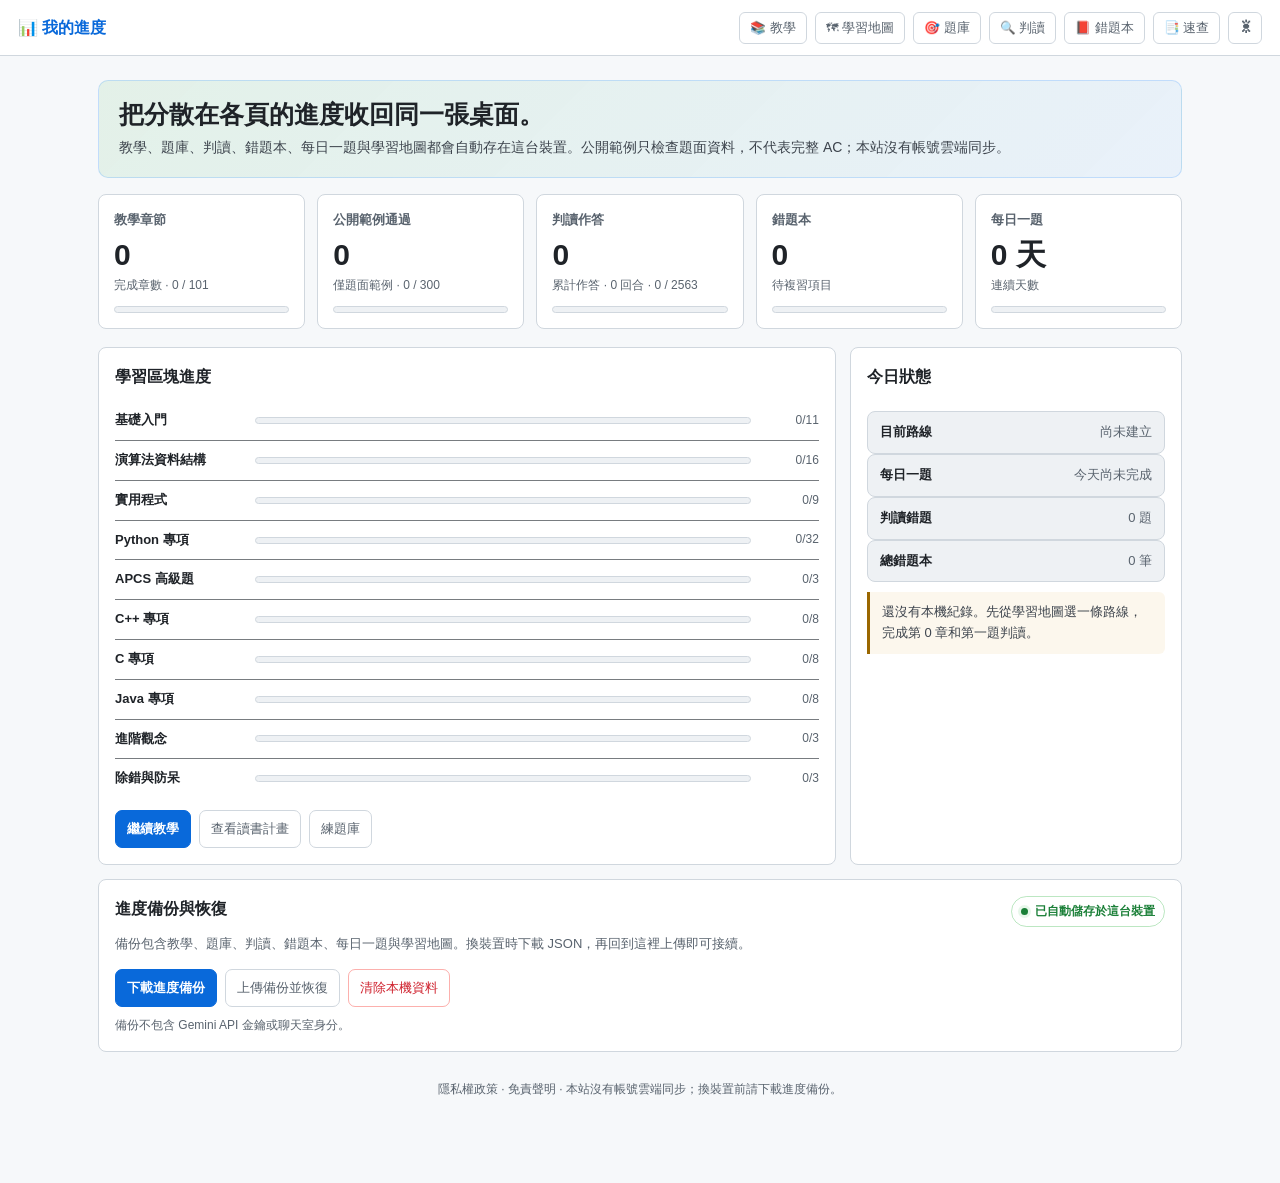
<file: dashboard.html>
<!DOCTYPE html>
<html lang="zh-TW">
<head>
<meta charset="UTF-8">
<meta name="viewport" content="width=device-width, initial-scale=1.0">
<title>我的學習進度｜APCS 互動程式教室</title>
<meta name="description" content="彙整 APCS 互動程式教室的本機學習進度：教學章節、公開範例檢查結果、判讀作答、錯題本與每日一題連續天數。公開範例通過不等於完整 AC。">
<meta name="color-scheme" content="light dark">
<meta name="theme-color" content="#0f1117">
<script src="data/theme.js?v=20260717b"></script>
<link rel="icon" href="data:image/svg+xml,<svg xmlns=%22http://www.w3.org/2000/svg%22 viewBox=%220 0 100 100%22><text y=%22.9em%22 font-size=%2290%22>📊</text></svg>">
<style>
*{box-sizing:border-box;margin:0;padding:0}
:root{--bg:#0f1117;--sidebar-bg:#161b22;--panel-bg:#1c2128;--border:#30363d;--text:#e6edf3;--text-muted:#8b949e;--green:#3fb950;--red:#f85149;--yellow:#d29922;--blue:#58a6ff;--purple:#bc8cff;--orange:#ffa657;--accent:#58a6ff;--header-h:56px}
html,body{background:var(--bg);color:var(--text);font-family:-apple-system,BlinkMacSystemFont,'Segoe UI',sans-serif;line-height:1.6}
a{color:inherit;text-decoration:none}
code,.mono{font-family:'SFMono-Regular',Consolas,'Liberation Mono',Menlo,monospace}
header{position:sticky;top:0;z-index:20;height:var(--header-h);display:flex;align-items:center;gap:12px;padding:0 18px;background:var(--sidebar-bg);border-bottom:1px solid var(--border)}
.logo{font-size:16px;font-weight:700;color:var(--accent);white-space:nowrap}
.hnav{margin-left:auto;display:flex;gap:8px;overflow-x:auto;scrollbar-width:none}
.hnav::-webkit-scrollbar{display:none}
.hnav a{flex-shrink:0;color:var(--text-muted);font-size:12.5px;padding:5px 10px;border:1px solid var(--border);border-radius:6px}
.hnav a:hover,.hnav a.on{color:var(--text);border-color:var(--accent)}
.wrap{max-width:1120px;margin:0 auto;padding:24px 18px 84px}
.intro{background:linear-gradient(135deg,rgba(63,185,80,.1),rgba(88,166,255,.08));border:1px solid rgba(88,166,255,.28);border-radius:10px;padding:18px 20px;margin-bottom:16px}
.intro h1{font-size:25px;line-height:1.25;margin-bottom:6px;letter-spacing:0}
.intro p{font-size:14px;color:var(--text-soft)}
.stats{display:grid;grid-template-columns:repeat(auto-fit,minmax(180px,1fr));gap:12px;margin:16px 0}
.card{background:var(--panel-bg);border:1px solid var(--border);border-radius:8px;padding:15px}
.card h2{font-size:13px;color:var(--text-muted);font-weight:700;margin-bottom:8px}
.num{font-size:30px;line-height:1.1;font-weight:800;color:var(--text)}
.sub{font-size:12px;color:var(--text-muted);margin-top:5px}
.meter{height:7px;background:var(--code-bg);border:1px solid var(--border);border-radius:999px;overflow:hidden;margin-top:10px}
.meter i{display:block;height:100%;width:0;background:var(--accent);transition:width .25s}
.grid{display:grid;grid-template-columns:minmax(0,1fr) minmax(280px,.45fr);gap:14px;margin-top:18px}
.panel{background:var(--panel-bg);border:1px solid var(--border);border-radius:8px;padding:16px}
.panel h2{font-size:16px;margin-bottom:12px}
.row{display:grid;grid-template-columns:130px 1fr 58px;gap:10px;align-items:center;padding:9px 0;border-top:1px solid rgba(48,54,61,.65)}
.row:first-of-type{border-top:0}
.row b{font-size:13px;color:var(--text)}
.row span{font-size:12px;color:var(--text-muted);text-align:right}
.mini{height:7px;background:var(--code-bg);border:1px solid var(--border);border-radius:999px;overflow:hidden}
.mini i{display:block;height:100%;background:var(--green)}
.actions{display:flex;gap:8px;flex-wrap:wrap;margin-top:12px}
.btn{display:inline-flex;align-items:center;justify-content:center;padding:8px 11px;border-radius:7px;border:1px solid var(--border);font:inherit;font-size:12.5px;color:var(--text-muted);background:transparent;cursor:pointer}
.btn.primary{background:var(--accent);border-color:var(--accent);color:var(--button-on-accent);font-weight:700}
.btn.danger{color:#ff8a84;border-color:rgba(248,81,73,.45)}
.btn:hover{border-color:var(--text-muted);color:var(--text)}
.btn.primary:hover{filter:brightness(1.12);color:var(--button-on-accent)}
.today{display:flex;flex-direction:column;gap:10px}
.pill{display:flex;justify-content:space-between;gap:10px;background:var(--code-bg);border:1px solid var(--border);border-radius:8px;padding:10px 12px;font-size:13px}
.pill span{color:var(--text-muted)}
.hint{font-size:13px;color:var(--text-soft);background:rgba(210,153,34,.08);border-left:3px solid var(--yellow);border-radius:0 6px 6px 0;padding:10px 12px}
.backup-panel{margin-top:14px;scroll-margin-top:calc(var(--header-h) + 14px)}
.backup-head{display:flex;align-items:flex-start;justify-content:space-between;gap:18px}
.backup-copy{max-width:720px;font-size:13px;color:var(--text-muted);margin-top:3px}
.storage-state{display:inline-flex;align-items:center;gap:7px;flex-shrink:0;padding:5px 9px;border:1px solid rgba(63,185,80,.35);border-radius:999px;color:var(--green);font-size:11.5px;font-weight:700}
.storage-dot{width:7px;height:7px;border-radius:50%;background:var(--green);box-shadow:0 0 0 3px rgba(63,185,80,.12)}
.storage-state[data-state="error"]{color:var(--red);border-color:rgba(248,81,73,.4)}
.storage-state[data-state="error"] .storage-dot{background:var(--red);box-shadow:0 0 0 3px rgba(248,81,73,.12)}
.backup-actions{display:flex;gap:8px;flex-wrap:wrap;margin-top:14px}
.backup-status{font-size:12px;color:var(--text-muted);margin-top:9px;min-height:1.5em}
.backup-status[data-state="ok"]{color:var(--green)}
.backup-status[data-state="error"]{color:var(--red)}
.quality{margin:16px 0}
.quality[hidden]{display:none}
.quality-grid{display:grid;grid-template-columns:repeat(auto-fit,minmax(190px,1fr));gap:10px}
.quality-item{background:var(--code-bg);border:1px solid var(--border);border-radius:8px;padding:12px}
.quality-item b{display:block;font-size:12px;color:var(--text-muted);margin-bottom:3px}
.quality-value{font-size:24px;font-weight:800;line-height:1.2}
.quality-note{font-size:11px;color:var(--text-muted);margin-top:10px}
footer{color:var(--text-muted);font-size:12px;text-align:center;margin-top:28px}
@media(max-width:780px){.grid{grid-template-columns:1fr}.row{grid-template-columns:1fr}.row span{text-align:left}.backup-head{flex-direction:column}.storage-state{align-self:flex-start}}
</style>
<link rel="stylesheet" href="assets/theme.css?v=20260717a">
</head>
<body>
<header>
  <div class="logo">📊 我的進度</div>
  <nav class="hnav">
    <a href="tutorial.html">📚 教學</a>
    <a href="studyplan.html">🗺 學習地圖</a>
    <a href="index.html">🎯 題庫</a>
    <a href="reading.html">🔍 判讀</a>
    <a href="mistakes.html">📕 錯題本</a>
    <a href="reference.html">📑 速查</a>
  </nav>
</header>

<main class="wrap">
  <section class="intro">
    <h1>把分散在各頁的進度收回同一張桌面。</h1>
    <p>教學、題庫、判讀、錯題本、每日一題與學習地圖都會自動存在這台裝置。公開範例只檢查題面資料，不代表完整 AC；本站沒有帳號雲端同步。</p>
  </section>

  <section class="stats" id="stats"></section>

  <section class="panel quality" id="quality" aria-labelledby="quality-title" hidden>
    <h2 id="quality-title">學習品質</h2>
    <div class="quality-grid" id="quality-grid"></div>
    <p class="quality-note">只統計這台裝置的新式題庫紀錄；公開範例通過不代表完整 AC。</p>
  </section>

  <section class="grid">
    <div class="panel">
      <h2>學習區塊進度</h2>
      <div id="tracks"></div>
      <div class="actions">
        <a class="btn primary" href="tutorial.html">繼續教學</a>
        <a class="btn" href="studyplan.html">查看讀書計畫</a>
        <a class="btn" href="index.html">練題庫</a>
      </div>
    </div>
    <aside class="panel today">
      <h2>今日狀態</h2>
      <div id="today"></div>
      <div class="hint" id="hint"></div>
    </aside>
  </section>

  <section class="panel backup-panel" id="backup" aria-labelledby="backup-title">
    <div class="backup-head">
      <div>
        <h2 id="backup-title">進度備份與恢復</h2>
        <p class="backup-copy">備份包含教學、題庫、判讀、錯題本、每日一題與學習地圖。換裝置時下載 JSON，再回到這裡上傳即可接續。</p>
      </div>
      <div class="storage-state" id="storage-state"><span class="storage-dot" aria-hidden="true"></span><span id="storage-state-text">已自動儲存於這台裝置</span></div>
    </div>
    <div class="backup-actions" aria-label="學習資料備份">
      <button class="btn primary" id="backup-export" type="button">下載進度備份</button>
      <button class="btn" id="backup-import" type="button">上傳備份並恢復</button>
      <button class="btn danger" id="backup-clear" type="button">清除本機資料</button>
      <input type="file" id="backup-file" accept=".json,application/json" hidden>
    </div>
    <div class="backup-status" id="backup-status" role="status" aria-live="polite">備份不包含 Gemini API 金鑰或聊天室身分。</div>
  </section>
  <footer><a href="privacy.html">隱私權政策</a> · <a href="disclaimer.html">免責聲明</a> · 本站沒有帳號雲端同步；換裝置前請下載進度備份。</footer>
</main>

<script src="data/content-stats.js?v=20260717a"></script>
<script src="data/learning-state.js?v=20260717f"></script>
<script src="data/mistake-book.js?v=20260717c"></script>
<script>
function readJSON(key, fallback){
  try { const v = JSON.parse(localStorage.getItem(key) || 'null'); return v == null ? fallback : v; }
  catch(e){ return fallback; }
}
function pct(n, d){ return d ? Math.round(n / d * 100) : 0; }
function todayKey(d){
  d = d || new Date();
  const p = n => String(n).padStart(2, '0');
  return d.getFullYear() + '-' + p(d.getMonth() + 1) + '-' + p(d.getDate());
}
function streak(done){
  let n = 0, d = new Date();
  while(done[todayKey(d)]){
    n++;
    d.setDate(d.getDate() - 1);
  }
  return n;
}
const statsManifest = (typeof CONTENT_STATS !== 'undefined') ? CONTENT_STATS : {
  tutorial:{total:101,chapterIds:Array.from({length:101},(_,i)=>i)},judge:{total:300},reading:{total:2563}
};
const validChapterIds=new Set(statsManifest.tutorial.chapterIds||Array.from({length:statsManifest.tutorial.total},(_,i)=>i));
const doneChapters = new Set(((typeof LearningState!=='undefined'?LearningState.tutorialCompleted():readJSON('tut_done', [])) || []).filter(id=>validChapterIds.has(id)));
const currentJudgeResults = readJSON('apcs_judge_sample_results_v2', null);
const judgeScores = currentJudgeResults && typeof currentJudgeResults==='object' && !Array.isArray(currentJudgeResults) ? currentJudgeResults : (readJSON('apcs_judge_scores_v1', {}) || {});
const dailyDone = readJSON('apcs_daily_done_v1', {}) || {};
const planState = readJSON('apcs_study_plan_v2', null);
const mistakes = (typeof MistakeBook !== 'undefined') ? MistakeBook.all() : (readJSON('apcs_mistake_book_v1', []) || []);
const readingProgress = (typeof LearningState!=='undefined') ? LearningState.readingStats() : {attempted:Object.keys(readJSON('apcs_reading_sess_v1', {})||{}).length,runs:0};
const judgeQuality = (typeof LearningState!=='undefined'&&typeof LearningState.judgeStats==='function') ? LearningState.judgeStats() : {records:{},attempted:0,firstAttemptCorrect:0,solutionLoads:0};

// Score keys are `${language}_${problemId}`.  A problem solved in two
// languages is one completed problem, not two completed problems.
const solvedProblemIds = new Set();
Object.entries(judgeScores).forEach(([key, score])=>{
  if(!score||!(Number(score.total)>0)||Number(score.passed)!==Number(score.total))return;
  const match=key.match(/^(?:py|cpp|c|java)_(.+)$/);
  if(match&&match[1])solvedProblemIds.add(match[1]);
});
const judgeSolved = Math.min(statsManifest.judge.total,solvedProblemIds.size);
const readingAnswered = Math.min(statsManifest.reading.total,readingProgress.attempted||0);
const readingMistakes = mistakes.filter(r=>r&&r.type==='reading');
const dailyStreak = streak(dailyDone);
const planMeta = {
  starter:{label:'零基礎入門',steps:4},
  apcs:{label:'APCS 衝刺',steps:6},
  advanced:{label:'進階／競賽',steps:6}
};
const activePlan = planState&&planMeta[planState.planId] ? planMeta[planState.planId] : null;
const activePlanDone = activePlan&&planState.done&&Array.isArray(planState.done[planState.planId])
  ? new Set(planState.done[planState.planId].filter(i=>Number.isInteger(i)&&i>=0&&i<activePlan.steps)).size : 0;

const cards = [
  {t:'教學章節', n:doneChapters.size, d:statsManifest.tutorial.total, c:'var(--green)', sub:'完成章數'},
  {t:'公開範例通過', n:judgeSolved, d:statsManifest.judge.total, c:'var(--blue)', sub:'僅題面範例'},
  {t:'判讀作答', n:readingAnswered, d:statsManifest.reading.total, c:'var(--purple)', sub:`累計作答 · ${readingProgress.runs||0} 回合`},
  {t:'錯題本', n:mistakes.length, d:20, c:'var(--red)', sub:'待複習項目', backlog:true},
  {t:'每日一題', n:dailyStreak, d:7, c:'var(--orange)', sub:'連續天數'}
];
document.getElementById('stats').innerHTML = cards.map(x => {
  const p = x.backlog ? (x.n ? Math.min(100,pct(x.n,x.d)) : 0) : Math.min(100,pct(x.n,x.d));
  const detail = x.t!=='每日一題'&&!x.backlog ? ` · ${x.n} / ${x.d}` : '';
  return `<article class="card"><h2>${x.t}</h2><div class="num">${x.n}${x.t==='每日一題'?' 天':''}</div><div class="sub">${x.sub}${detail}</div><div class="meter" role="progressbar" aria-label="${x.t}" aria-valuemin="0" aria-valuemax="${Math.max(x.d,x.n)}" aria-valuenow="${x.n}"><i style="width:${p}%;background:${x.c}"></i></div></article>`;
}).join('');

const qualityRecords=judgeQuality.records||{};
const attemptedJudgeKeys=Object.keys(qualityRecords).filter(key=>Number(qualityRecords[key]&&qualityRecords[key].attempts)>0);
const qualityItems=[];
if(attemptedJudgeKeys.length){
  const firstCorrect=attemptedJudgeKeys.filter(key=>qualityRecords[key].firstAttemptCorrect===true).length;
  qualityItems.push({label:'首次範例全過率',value:`${pct(firstCorrect,attemptedJudgeKeys.length)}%`,sub:`${firstCorrect} / ${attemptedJudgeKeys.length} 筆題目 × 語言紀錄`});
  const unhinted=attemptedJudgeKeys.filter(key=>Number(qualityRecords[key].hintLevelMax)===0&&Number(qualityRecords[key].solutionLoaded)===0);
  if(unhinted.length){
    const unhintedPassed=unhinted.filter(key=>{const score=judgeScores[key];return score&&Number(score.total)>0&&Number(score.passed)===Number(score.total);}).length;
    qualityItems.push({label:'未看提示通過率',value:`${pct(unhintedPassed,unhinted.length)}%`,sub:`${unhintedPassed} / ${unhinted.length} 筆未使用提示或解答紀錄`});
  }
  qualityItems.push({label:'載入完整解答次數',value:String(judgeQuality.solutionLoads||0),sub:'跨題目 × 語言累計'});
}else if(Number(judgeQuality.solutionLoads)>0){
  qualityItems.push({label:'載入完整解答次數',value:String(judgeQuality.solutionLoads),sub:'尚無可計算通過率的執行紀錄'});
}
if(qualityItems.length){
  document.getElementById('quality-grid').innerHTML=qualityItems.map(item=>`<article class="quality-item"><b>${item.label}</b><div class="quality-value">${item.value}</div><div class="sub">${item.sub}</div></article>`).join('');
  document.getElementById('quality').hidden=false;
}

const tracks = [
  ['基礎入門',0,10],['演算法資料結構',11,26],['實用程式',27,35],['Python 專項',36,67],
  ['APCS 高級題',68,70],['C++ 專項',71,78],['C 專項',79,86],['Java 專項',87,94],
  ['進階觀念',95,97],['除錯與防呆',98,100]
];
const chapterIds=statsManifest.tutorial.chapterIds||Array.from({length:statsManifest.tutorial.total},(_,i)=>i);
document.getElementById('tracks').innerHTML = tracks.map(([name,a,b])=>{
  const ids=chapterIds.filter(id=>id>=a&&id<=b),total=ids.length,done=ids.filter(id=>doneChapters.has(id)).length,p=pct(done,total);
  return `<div class="row"><b>${name}</b><div class="mini" role="progressbar" aria-label="${name}" aria-valuemin="0" aria-valuemax="${total}" aria-valuenow="${done}"><i style="width:${p}%"></i></div><span>${done}/${total}</span></div>`;
}).join('');

const didDaily = !!dailyDone[todayKey()];
const didAny = doneChapters.size || judgeSolved || readingAnswered || mistakes.length || activePlan;
document.getElementById('today').innerHTML = `
  <div class="pill"><b>目前路線</b><span>${activePlan?`${activePlan.label} · ${activePlanDone}/${activePlan.steps} 階段`:'尚未建立'}</span></div>
  <div class="pill"><b>每日一題</b><span>${didDaily?'今天已完成':'今天尚未完成'}</span></div>
  <div class="pill"><b>判讀錯題</b><span>${readingMistakes.length} 題</span></div>
  <div class="pill"><b>總錯題本</b><span>${mistakes.length} 筆</span></div>`;
document.getElementById('hint').textContent = didAny
  ? (mistakes.length?'建議先從錯題本挑 3 題重做，再接著推進一章教學。':'目前沒有錯題壓力，可以照學習地圖推進下一個區塊。')
  : '還沒有本機紀錄。先從學習地圖選一條路線，完成第 0 章和第一題判讀。';

const backupStatus=document.getElementById('backup-status');
const storageState=document.getElementById('storage-state');
const storageStateText=document.getElementById('storage-state-text');
function setBackupStatus(message,state){
  backupStatus.textContent=message;
  if(state)backupStatus.dataset.state=state;else delete backupStatus.dataset.state;
}
function storageErrorMessage(err,action){
  const code=String(err&&err.message||'');
  if(code==='BACKUP_TOO_LARGE')return `${action}失敗：備份內容超過 12 MB。`;
  if(/^STORAGE_/.test(code))return `${action}失敗：瀏覽器儲存空間不足或未授權，原有進度已保留。`;
  return `${action}失敗：請選擇本站下載且未損壞的完整進度備份。`;
}
try{
  const probe=`__apcs_storage_probe_${Date.now()}__`;
  localStorage.setItem(probe,'1');localStorage.removeItem(probe);
}catch(err){
  storageState.dataset.state='error';
  storageStateText.textContent='目前無法寫入本機進度';
  setBackupStatus('瀏覽器目前不允許寫入進度；仍可嘗試下載既有資料。','error');
}
document.getElementById('backup-export').addEventListener('click',()=>{
  if(typeof LearningState==='undefined'){setBackupStatus('目前無法建立備份，請重新整理後再試。','error');return;}
  try{
    const blob=new Blob([JSON.stringify(LearningState.exportBackup(),null,2)],{type:'application/json'});
    const a=document.createElement('a');a.href=URL.createObjectURL(blob);a.download=`apcs-learning-backup-${todayKey()}.json`;a.click();
    setTimeout(()=>URL.revokeObjectURL(a.href),1000);
    setBackupStatus('備份已下載。下次可按「上傳備份並恢復」接續學習。','ok');
  }catch(err){setBackupStatus(storageErrorMessage(err,'下載'),'error');}
});
document.getElementById('backup-import').addEventListener('click',()=>document.getElementById('backup-file').click());
document.getElementById('backup-file').addEventListener('change',async e=>{
  const file=e.target.files[0];e.target.value='';if(!file)return;
  if(file.size>12*1024*1024){setBackupStatus('恢復失敗：檔案超過 12 MB。','error');return;}
  try{
    if(typeof LearningState==='undefined')throw new Error('STORAGE_FAILURE');
    LearningState.importBackup(JSON.parse(await file.text()));setBackupStatus('備份已恢復，正在更新進度…','ok');setTimeout(()=>location.reload(),350);
  }catch(err){setBackupStatus(storageErrorMessage(err,'恢復'),'error');}
});
document.getElementById('backup-clear').addEventListener('click',()=>{
  if(!confirm('確定清除教學、題庫、判讀、每日一題與錯題本的全部本機學習資料？此動作無法復原。'))return;
  try{
    if(!LearningState.clearAll())throw new Error('CLEAR_FAILED');
    setBackupStatus('本機學習資料已清除，正在更新…','ok');setTimeout(()=>location.reload(),350);
  }catch(err){setBackupStatus('清除失敗：瀏覽器未能更新本機儲存，請確認儲存空間或權限後再試。','error');}
});
</script>
</body>
</html>
</file>
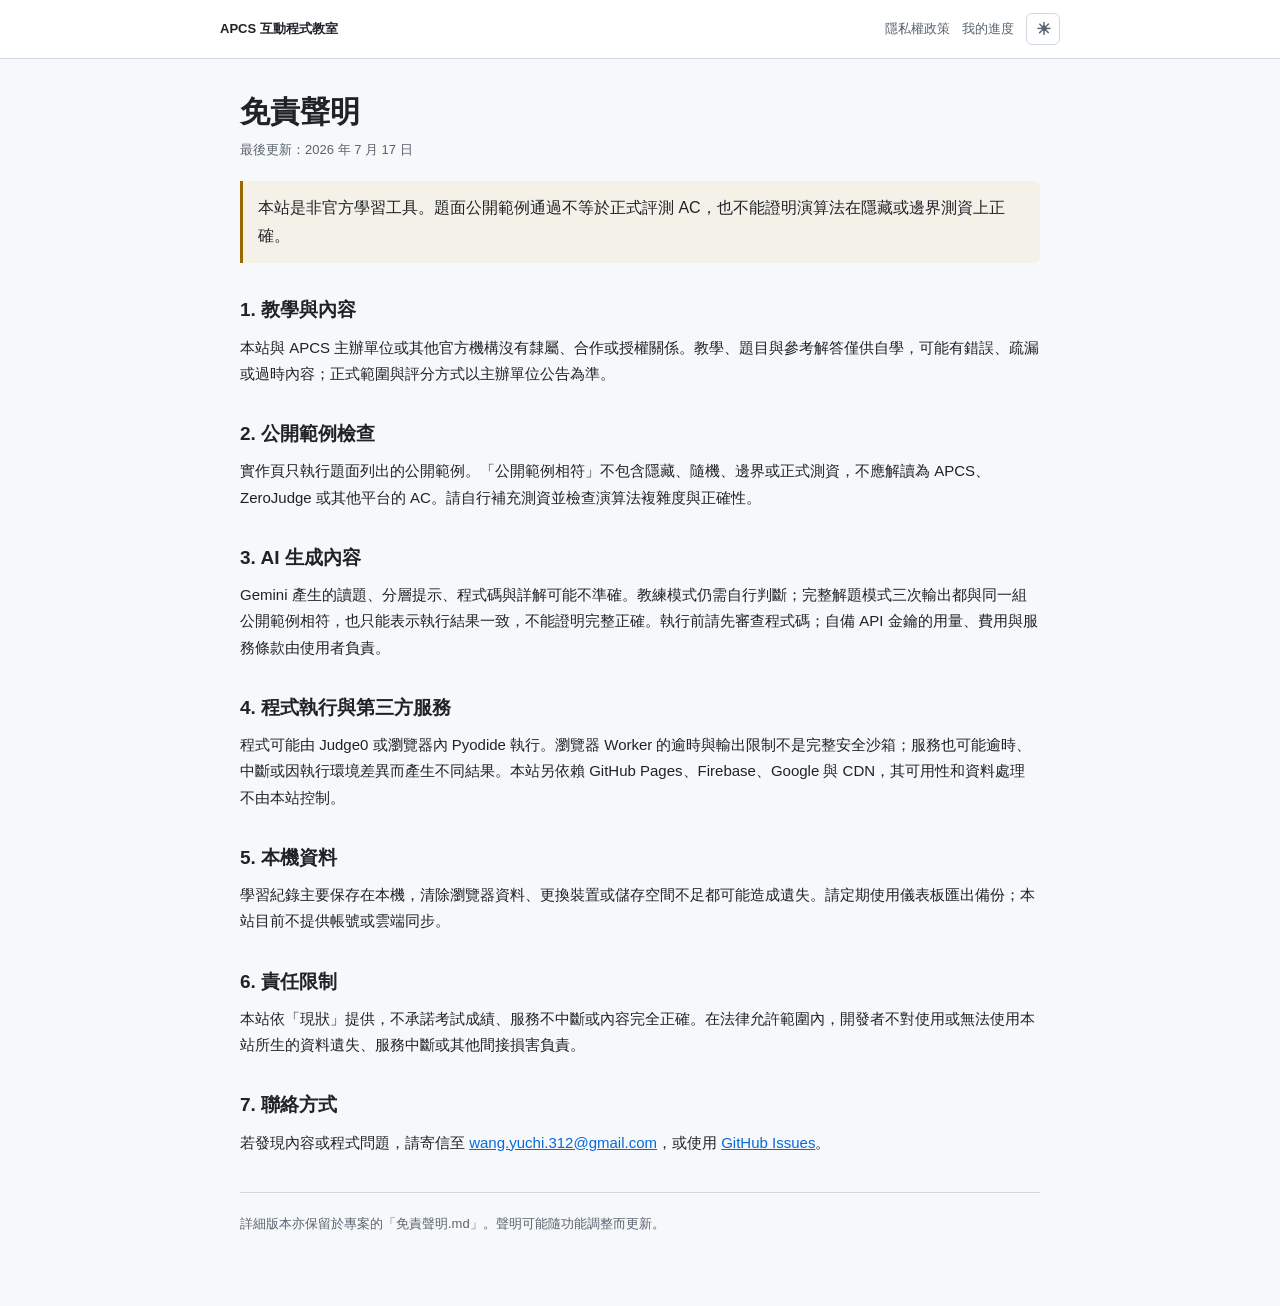
<file: disclaimer.html>
<!doctype html>
<html lang="zh-Hant">
<head>
<meta charset="utf-8"><meta name="viewport" content="width=device-width,initial-scale=1">
<title>免責聲明｜APCS 互動程式教室</title>
<meta name="description" content="APCS 互動程式教室的學習內容、公開範例檢查、AI 與第三方服務限制說明。">
<link rel="icon" href="data:image/svg+xml,<svg xmlns=%22http://www.w3.org/2000/svg%22 viewBox=%220 0 100 100%22><text y=%22.9em%22 font-size=%2290%22>⚖️</text></svg>">
<meta name="color-scheme" content="light dark">
<meta name="theme-color" content="#0f1117">
<script src="data/theme.js?v=20260717b"></script>
<link rel="stylesheet" href="assets/policy.css?v=20260717a">
<link rel="stylesheet" href="assets/theme.css?v=20260717a">
</head>
<body>
<header><a href="index.html">APCS 互動程式教室</a><a href="privacy.html">隱私權政策</a><a href="dashboard.html">我的進度</a></header>
<main>
<h1>免責聲明</h1><p class="updated">最後更新：2026 年 7 月 17 日</p>
<div class="notice">本站是非官方學習工具。題面公開範例通過不等於正式評測 AC，也不能證明演算法在隱藏或邊界測資上正確。</div>

<h2>1. 教學與內容</h2><p>本站與 APCS 主辦單位或其他官方機構沒有隸屬、合作或授權關係。教學、題目與參考解答僅供自學，可能有錯誤、疏漏或過時內容；正式範圍與評分方式以主辦單位公告為準。</p>

<h2>2. 公開範例檢查</h2><p>實作頁只執行題面列出的公開範例。「公開範例相符」不包含隱藏、隨機、邊界或正式測資，不應解讀為 APCS、ZeroJudge 或其他平台的 AC。請自行補充測資並檢查演算法複雜度與正確性。</p>

<h2>3. AI 生成內容</h2><p>Gemini 產生的讀題、分層提示、程式碼與詳解可能不準確。教練模式仍需自行判斷；完整解題模式三次輸出都與同一組公開範例相符，也只能表示執行結果一致，不能證明完整正確。執行前請先審查程式碼；自備 API 金鑰的用量、費用與服務條款由使用者負責。</p>

<h2>4. 程式執行與第三方服務</h2><p>程式可能由 Judge0 或瀏覽器內 Pyodide 執行。瀏覽器 Worker 的逾時與輸出限制不是完整安全沙箱；服務也可能逾時、中斷或因執行環境差異而產生不同結果。本站另依賴 GitHub Pages、Firebase、Google 與 CDN，其可用性和資料處理不由本站控制。</p>

<h2>5. 本機資料</h2><p>學習紀錄主要保存在本機，清除瀏覽器資料、更換裝置或儲存空間不足都可能造成遺失。請定期使用儀表板匯出備份；本站目前不提供帳號或雲端同步。</p>

<h2>6. 責任限制</h2><p>本站依「現狀」提供，不承諾考試成績、服務不中斷或內容完全正確。在法律允許範圍內，開發者不對使用或無法使用本站所生的資料遺失、服務中斷或其他間接損害負責。</p>

<h2>7. 聯絡方式</h2><p>若發現內容或程式問題，請寄信至 <a href="mailto:wang.yuchi.312@gmail.com">wang.yuchi.312@gmail.com</a>，或使用 <a href="https://github.com/Yu-0312/apcs-judge/issues" rel="noopener noreferrer">GitHub Issues</a>。</p>
<footer>詳細版本亦保留於專案的「免責聲明.md」。聲明可能隨功能調整而更新。</footer>
</main>
</body></html>
</file>
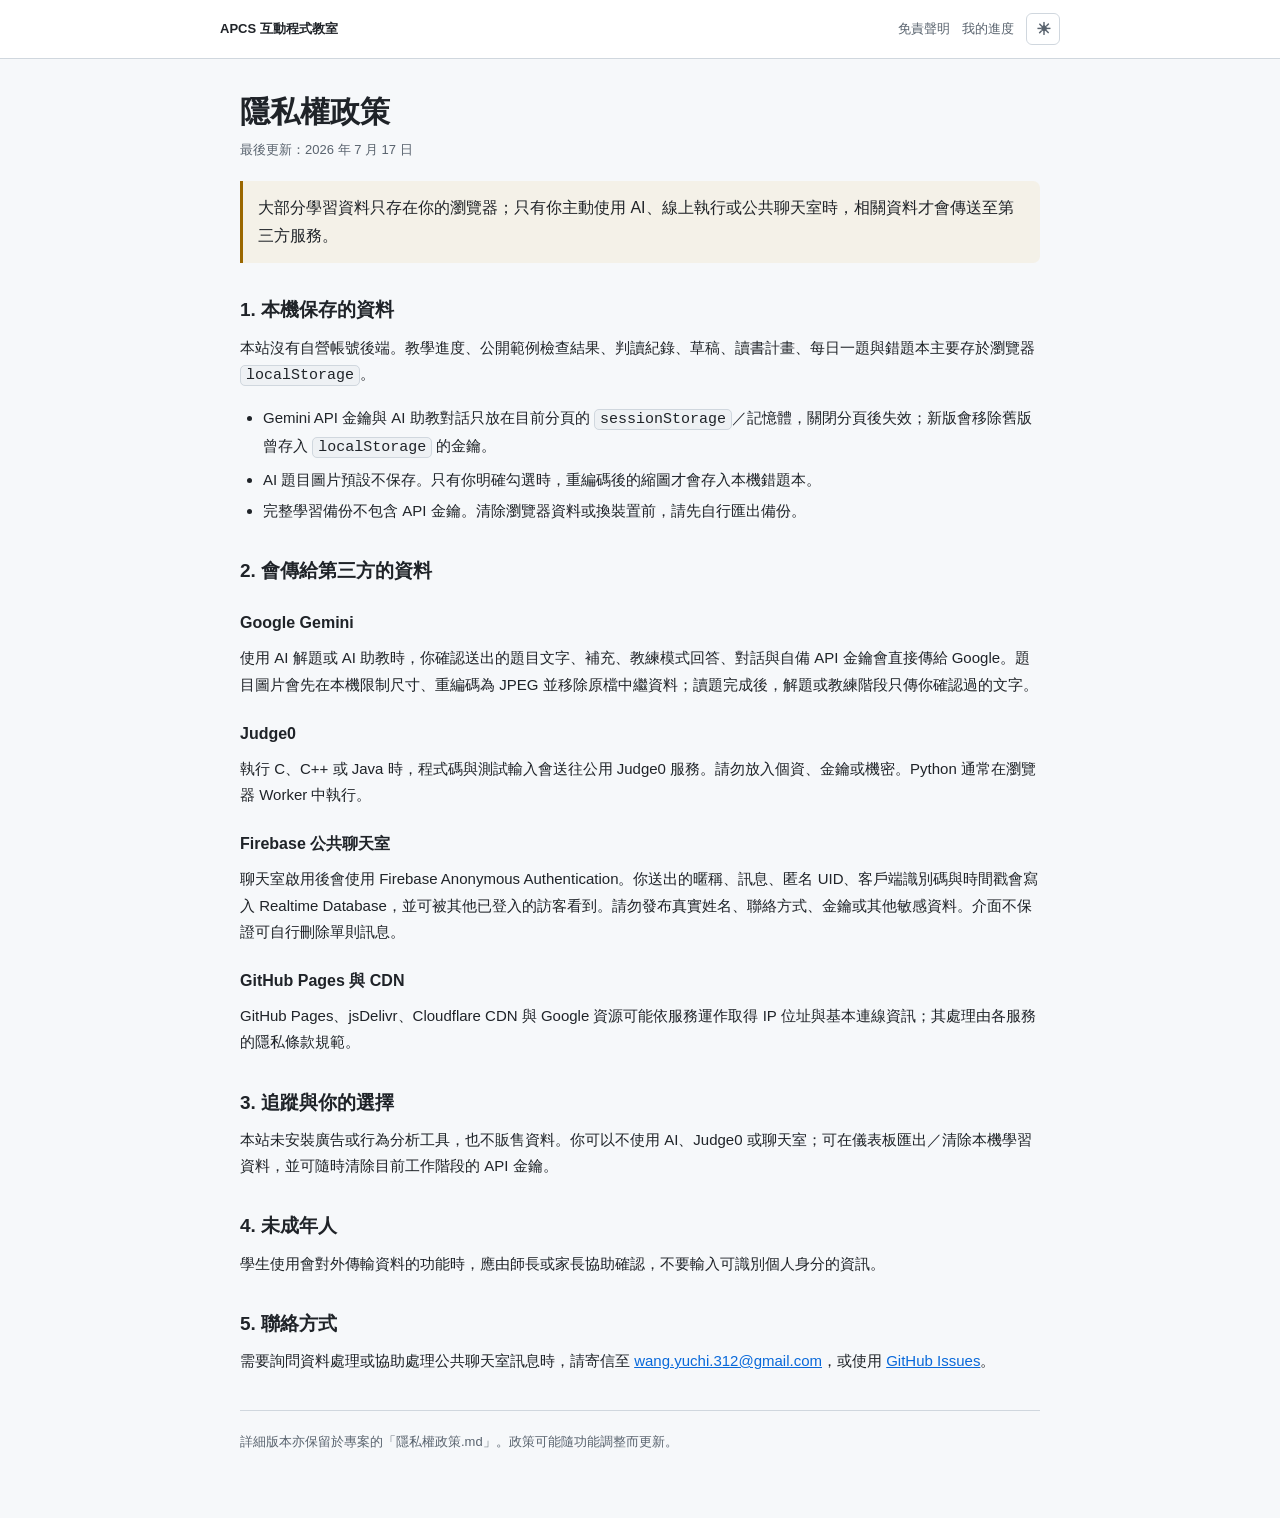
<file: privacy.html>
<!doctype html>
<html lang="zh-Hant">
<head>
<meta charset="utf-8"><meta name="viewport" content="width=device-width,initial-scale=1">
<title>隱私權政策｜APCS 互動程式教室</title>
<meta name="description" content="APCS 互動程式教室的本機資料、Gemini、Judge0 與 Firebase 聊天室資料處理說明。">
<link rel="icon" href="data:image/svg+xml,<svg xmlns=%22http://www.w3.org/2000/svg%22 viewBox=%220 0 100 100%22><text y=%22.9em%22 font-size=%2290%22>🔒</text></svg>">
<meta name="color-scheme" content="light dark">
<meta name="theme-color" content="#0f1117">
<script src="data/theme.js?v=20260717b"></script>
<link rel="stylesheet" href="assets/policy.css?v=20260717a">
<link rel="stylesheet" href="assets/theme.css?v=20260717a">
</head>
<body>
<header><a href="index.html">APCS 互動程式教室</a><a href="disclaimer.html">免責聲明</a><a href="dashboard.html">我的進度</a></header>
<main>
<h1>隱私權政策</h1><p class="updated">最後更新：2026 年 7 月 17 日</p>
<div class="notice">大部分學習資料只存在你的瀏覽器；只有你主動使用 AI、線上執行或公共聊天室時，相關資料才會傳送至第三方服務。</div>

<h2>1. 本機保存的資料</h2>
<p>本站沒有自營帳號後端。教學進度、公開範例檢查結果、判讀紀錄、草稿、讀書計畫、每日一題與錯題本主要存於瀏覽器 <code>localStorage</code>。</p>
<ul><li>Gemini API 金鑰與 AI 助教對話只放在目前分頁的 <code>sessionStorage</code>／記憶體，關閉分頁後失效；新版會移除舊版曾存入 <code>localStorage</code> 的金鑰。</li><li>AI 題目圖片預設不保存。只有你明確勾選時，重編碼後的縮圖才會存入本機錯題本。</li><li>完整學習備份不包含 API 金鑰。清除瀏覽器資料或換裝置前，請先自行匯出備份。</li></ul>

<h2>2. 會傳給第三方的資料</h2>
<h3>Google Gemini</h3><p>使用 AI 解題或 AI 助教時，你確認送出的題目文字、補充、教練模式回答、對話與自備 API 金鑰會直接傳給 Google。題目圖片會先在本機限制尺寸、重編碼為 JPEG 並移除原檔中繼資料；讀題完成後，解題或教練階段只傳你確認過的文字。</p>
<h3>Judge0</h3><p>執行 C、C++ 或 Java 時，程式碼與測試輸入會送往公用 Judge0 服務。請勿放入個資、金鑰或機密。Python 通常在瀏覽器 Worker 中執行。</p>
<h3>Firebase 公共聊天室</h3><p>聊天室啟用後會使用 Firebase Anonymous Authentication。你送出的暱稱、訊息、匿名 UID、客戶端識別碼與時間戳會寫入 Realtime Database，並可被其他已登入的訪客看到。請勿發布真實姓名、聯絡方式、金鑰或其他敏感資料。介面不保證可自行刪除單則訊息。</p>
<h3>GitHub Pages 與 CDN</h3><p>GitHub Pages、jsDelivr、Cloudflare CDN 與 Google 資源可能依服務運作取得 IP 位址與基本連線資訊；其處理由各服務的隱私條款規範。</p>

<h2>3. 追蹤與你的選擇</h2>
<p>本站未安裝廣告或行為分析工具，也不販售資料。你可以不使用 AI、Judge0 或聊天室；可在儀表板匯出／清除本機學習資料，並可隨時清除目前工作階段的 API 金鑰。</p>

<h2>4. 未成年人</h2><p>學生使用會對外傳輸資料的功能時，應由師長或家長協助確認，不要輸入可識別個人身分的資訊。</p>

<h2>5. 聯絡方式</h2><p>需要詢問資料處理或協助處理公共聊天室訊息時，請寄信至 <a href="mailto:wang.yuchi.312@gmail.com">wang.yuchi.312@gmail.com</a>，或使用 <a href="https://github.com/Yu-0312/apcs-judge/issues" rel="noopener noreferrer">GitHub Issues</a>。</p>
<footer>詳細版本亦保留於專案的「隱私權政策.md」。政策可能隨功能調整而更新。</footer>
</main>
</body></html>
</file>
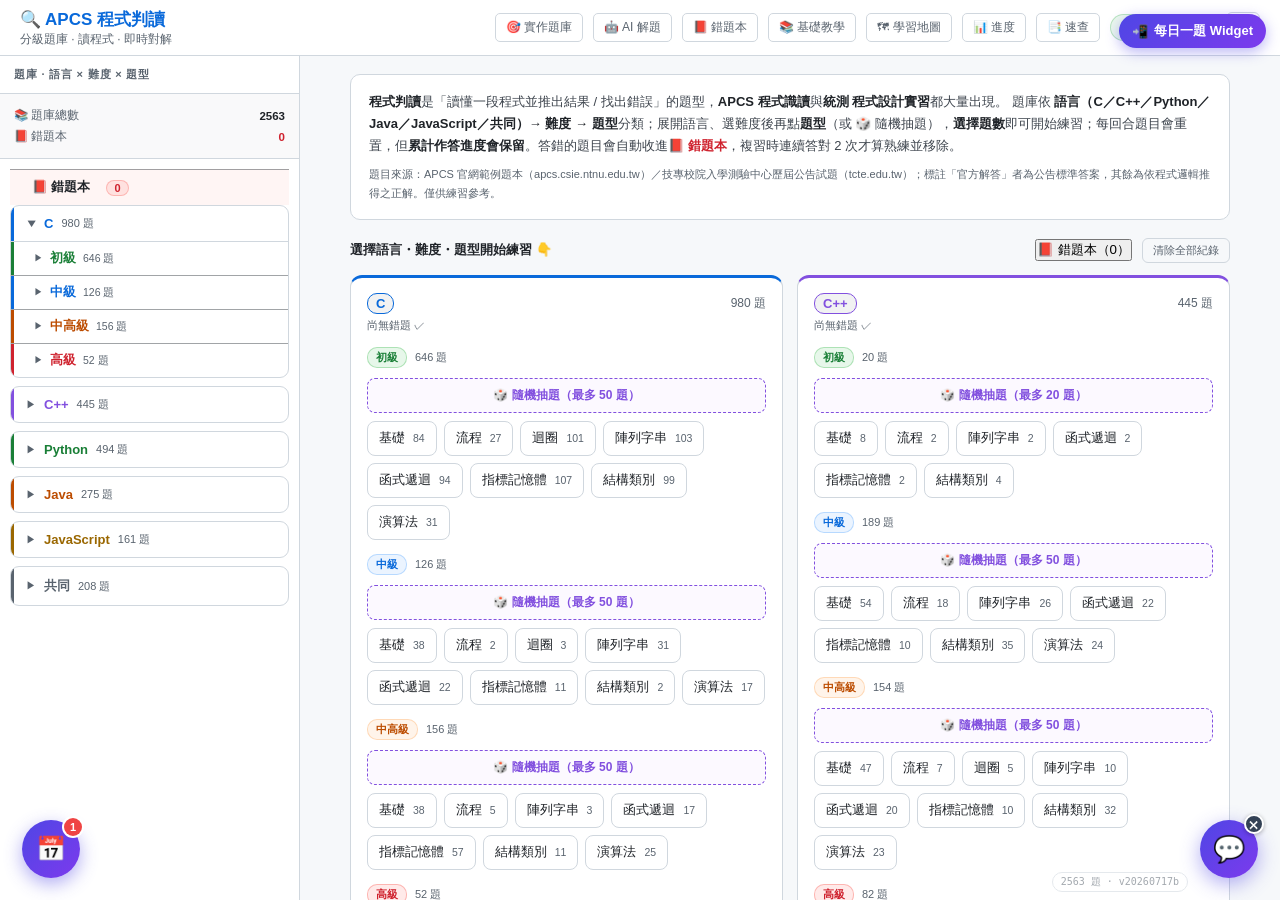
<file: reading.html>
<!DOCTYPE html>
<html lang="zh-TW">
<head>
<meta charset="UTF-8">
<meta name="viewport" content="width=device-width, initial-scale=1.0">
<title>APCS 程式判讀練習｜程式識讀 × 統測判讀題</title>
<meta name="description" content="APCS『程式識讀』與統測『程式設計實習』判讀題的線上練習：依 APCS 四級難度分庫，讀程式、選答案、即時對解＋解析。">
<meta name="color-scheme" content="light dark">
<meta name="theme-color" content="#0f1117">
<script src="data/theme.js?v=20260717b"></script>
<meta property="og:type" content="website">
<meta property="og:title" content="APCS 程式判讀練習｜程式識讀 × 統測判讀題">
<meta property="og:description" content="2563 題判讀練習，依 APCS 四級難度＋語言分庫、可隨機抽題，讀程式、選答案、即時對解＋考點解析——零安裝、零註冊。">
<meta property="og:url" content="https://yu-0312.github.io/apcs-judge/reading.html">
<meta property="og:locale" content="zh_TW">
<meta name="twitter:card" content="summary">
<meta name="twitter:title" content="APCS 程式判讀練習｜2563 題分庫＋隨機抽題">
<meta name="twitter:description" content="讀程式、選答案、即時對解＋考點解析——零安裝、零註冊。">
<link rel="icon" href="data:image/svg+xml,<svg xmlns=%22http://www.w3.org/2000/svg%22 viewBox=%220 0 100 100%22><text y=%22.9em%22 font-size=%2290%22>🔍</text></svg>">
<link rel="dns-prefetch" href="https://generativelanguage.googleapis.com">
<link rel="stylesheet" href="assets/enhance.css?v=20260716a">
<style>
*{box-sizing:border-box;margin:0;padding:0;}
:root{
  --bg:#0f1117;--sidebar-bg:#161b22;--panel-bg:#1c2128;
  --border:#30363d;--text:#e6edf3;--text-muted:#8b949e;
  --green:#3fb950;--red:#f85149;--yellow:#d29922;--blue:#58a6ff;--purple:#bc8cff;--orange:#ffa657;
  --accent:#58a6ff;--header-h:56px;
}
html,body{height:100%;font-family:-apple-system,BlinkMacSystemFont,'Segoe UI',sans-serif;background:var(--bg);color:var(--text);overflow:hidden;}
a{color:inherit;}
header{height:var(--header-h);display:flex;align-items:center;padding:0 20px;background:var(--sidebar-bg);border-bottom:1px solid var(--border);gap:12px;flex-shrink:0;}
.logo{font-size:17px;font-weight:700;color:var(--accent);}
.sub{font-size:12px;color:var(--text-muted);}
.hright{margin-left:auto;display:flex;align-items:center;gap:10px;font-size:12px;}
.navlink{color:var(--text-muted);text-decoration:none;padding:5px 10px;border:1px solid var(--border);border-radius:5px;}
.navlink:hover{border-color:var(--text-muted);color:var(--text);}
.score-pill{font-size:12px;color:var(--green);background:rgba(63,185,80,.1);border:1px solid rgba(63,185,80,.3);border-radius:999px;padding:4px 12px;font-weight:700;white-space:nowrap;}

/* ===== layout ===== */
.layout{display:grid;grid-template-columns:300px 1fr;height:calc(100vh - var(--header-h));overflow:hidden;}
.sidebar{background:var(--sidebar-bg);border-right:1px solid var(--border);display:flex;flex-direction:column;overflow:hidden;}
.sidebar-hdr{padding:11px 14px;font-size:11px;font-weight:600;color:var(--text-muted);text-transform:uppercase;letter-spacing:.8px;border-bottom:1px solid var(--border);}
.progress-wrap{padding:11px 14px;border-bottom:1px solid var(--border);background:var(--surface-tint);}
.progress-bar{height:6px;background:var(--track-bg);border-radius:3px;overflow:hidden;}
.progress-fill{height:100%;background:linear-gradient(90deg,var(--green),#56d364);width:0%;transition:width .4s ease;}
.progress-text{display:flex;justify-content:space-between;font-size:10px;color:var(--text-muted);margin-top:6px;letter-spacing:.3px;}
.sb-scroll{overflow-y:auto;flex:1;padding:10px;}

.bank-name{font-size:12.5px;color:var(--text);overflow:hidden;text-overflow:ellipsis;white-space:nowrap;}
.rand-item{display:flex;align-items:center;gap:8px;padding:8px 12px 8px 22px;cursor:pointer;border-top:1px solid rgba(48,54,61,.45);font-size:12.5px;color:var(--purple);background:rgba(188,140,255,.06);}
.rand-item:hover{background:rgba(188,140,255,.14);}
.rand-item.active{box-shadow:inset 3px 0 0 var(--purple);font-weight:700;}
.rand-ctl{display:flex;align-items:center;gap:6px;font-size:12px;color:var(--text-muted);}
.rand-ctl input{width:54px;background:var(--bg);border:1px solid var(--border);color:var(--text);border-radius:6px;padding:4px 6px;font-family:inherit;font-size:12px;text-align:center;}
.ov-rand{display:flex;align-items:center;justify-content:center;gap:6px;padding:8px 10px;border:1px dashed var(--purple);color:var(--purple);border-radius:8px;margin-top:10px;cursor:pointer;font-size:12px;font-weight:600;background:rgba(188,140,255,.05);}
.ov-rand:hover{background:rgba(188,140,255,.14);}

/* ===== sidebar 3-level tree: 語言 → 難度 → 題型 ===== */
.lang-sec{margin-bottom:8px;border:1px solid var(--border);border-radius:9px;overflow:hidden;background:var(--panel-bg);}
.lang-head{display:flex;align-items:center;gap:8px;padding:10px 12px;cursor:pointer;border-left:3px solid var(--lgcolor);user-select:none;}
.lang-head:hover{background:var(--hover-bg);}
.lang-chev{font-size:10px;color:var(--text-muted);transition:transform .2s;}
.lang-sec.open>.lang-head .lang-chev{transform:rotate(90deg);}
.lang-name{font-weight:700;font-size:13px;color:var(--lgcolor);}
.lang-count{font-size:11px;color:var(--text-muted);}
.lang-body{display:none;border-top:1px solid var(--border);}
.lang-sec.open>.lang-body{display:block;}
.lvl-sec{border-top:1px solid rgba(48,54,61,.45);}
.lvl-sec:first-child{border-top:none;}
.lvl-head{display:flex;align-items:center;gap:7px;padding:8px 12px 8px 20px;cursor:pointer;user-select:none;border-left:3px solid var(--lvcolor);}
.lvl-head:hover{background:var(--hover-bg);}
.lvl-chev{font-size:9px;color:var(--text-muted);transition:transform .2s;}
.lvl-sec.open>.lvl-head .lvl-chev{transform:rotate(90deg);}
.lvl-name{font-weight:600;font-size:12.5px;color:var(--lvcolor);}
.lvl-count{font-size:10.5px;color:var(--text-muted);}
.lvl-body{display:none;background:rgba(0,0,0,.12);}
.lvl-sec.open>.lvl-body{display:block;}
.rand-item.l3{padding-left:38px;}
.cat-item{display:flex;align-items:center;gap:8px;padding:7px 12px 7px 38px;cursor:pointer;border-top:1px solid rgba(48,54,61,.3);transition:background .12s;}
.cat-item:hover{background:var(--hover-bg);}
.cat-item.active{background:rgba(88,166,255,.12);box-shadow:inset 3px 0 0 var(--accent);}
.cat-name{font-size:12px;color:var(--text);}
.cat-item.active .cat-name{color:var(--accent);font-weight:600;}
.cat-stat{margin-left:auto;font-size:10px;color:var(--text-muted);white-space:nowrap;flex-shrink:0;}
/* overview 語言卡片 */
.ov-lv{display:flex;align-items:center;gap:8px;margin-top:14px;}
.ov-lv-count{font-size:11px;color:var(--text-muted);}
.ov-chips{display:flex;flex-wrap:wrap;gap:7px;margin-top:8px;}
.ov-chips .ov-bank-chip{margin-top:0;flex:0 0 auto;}
.badge.lang-badge{color:var(--lvcolor);background:var(--hover-bg);border-color:var(--lvcolor);font-weight:700;font-size:13px;}

/* ===== main ===== */
.main{display:flex;flex-direction:column;overflow:hidden;}
.panel-hdr{display:flex;align-items:center;gap:10px;flex-wrap:wrap;padding:11px 18px;border-bottom:1px solid var(--border);background:var(--panel-bg);flex-shrink:0;}
.panel-title{font-size:15px;font-weight:700;}
.panel-sub{font-size:12px;color:var(--text-muted);}
.panel-hdr .grow{flex:1;}
.main-scroll{overflow-y:auto;flex:1;padding:18px 18px 90px;}
.inner{max-width:880px;margin:0 auto;}
.inner.practice{max-width:1060px;}
.inner.practice .qcard{padding:20px 24px;}
.inner.practice .qprompt{font-size:15.5px;}
.inner.practice pre.code{font-size:13.5px;padding:14px 16px;}
.inner.practice .opt{font-size:14px;padding:13px 15px;}
.inner.practice .explain{font-size:13px;}
.tbtn{background:transparent;border:1px solid var(--border);color:var(--text-muted);border-radius:6px;padding:5px 11px;font-size:12px;cursor:pointer;font-family:inherit;}
.tbtn:hover{color:var(--text);border-color:var(--text-muted);}

/* ===== overview ===== */
.intro{background:var(--panel-bg);border:1px solid var(--border);border-radius:10px;padding:16px 18px;font-size:13px;line-height:1.7;color:var(--text-soft);}
.intro b{color:var(--text);}
.intro .src{font-size:11px;color:var(--text-muted);margin-top:8px;}
.ov-hint{display:flex;align-items:center;gap:10px;margin:18px 0 12px;font-size:13px;color:var(--text);font-weight:600;}
.ov-hint .grow{flex:1;}
.ov-reset{background:transparent;border:1px solid var(--border);color:var(--text-muted);border-radius:6px;padding:4px 10px;font-size:11px;cursor:pointer;font-family:inherit;font-weight:400;}
.ov-reset:hover{color:var(--red);border-color:var(--red);}
.ov-grid{display:grid;grid-template-columns:repeat(4,minmax(0,1fr));gap:14px;align-items:start;}
@media(max-width:1300px){.ov-grid{grid-template-columns:repeat(2,minmax(0,1fr));}}
@media(max-width:560px){.ov-grid{grid-template-columns:minmax(0,1fr);}}
.ov-card{background:var(--panel-bg);border:1px solid var(--border);border-top:3px solid var(--lvcolor);border-radius:12px;padding:15px 16px;}
.ov-card h3{display:flex;align-items:center;gap:8px;font-size:14px;margin-bottom:4px;}
.ov-card-count{margin-left:auto;font-size:12px;color:var(--text-muted);font-weight:400;}
.ov-card-prog{font-size:11px;color:var(--text-muted);margin-bottom:8px;}
.ov-prog-bar{height:5px;background:var(--track-bg);border-radius:3px;overflow:hidden;margin-bottom:12px;}
.ov-prog-bar i{display:block;height:100%;background:var(--lvcolor);border-radius:3px;}
.ov-bank-chip{display:flex;align-items:center;gap:8px;padding:8px 11px;border:1px solid var(--border);border-radius:8px;margin-top:8px;cursor:pointer;font-size:12.5px;transition:all .12s;}
.ov-bank-chip:hover{border-color:var(--accent);background:rgba(88,166,255,.06);}
.ov-bank-chip .nm{overflow:hidden;text-overflow:ellipsis;white-space:nowrap;}
.ov-chip-stat{margin-left:auto;font-size:10.5px;color:var(--text-muted);white-space:nowrap;flex-shrink:0;}
.ov-chip-stat.done{color:var(--green);font-weight:700;}

/* ===== question card ===== */
.qcard{background:var(--panel-bg);border:1px solid var(--border);border-radius:10px;padding:16px 18px;margin-bottom:16px;}
.qcard.answered{border-color:rgba(88,166,255,.25);}
.qmeta{display:flex;gap:6px;flex-wrap:wrap;align-items:center;margin-bottom:10px;}
.badge{font-size:11px;padding:2px 8px;border-radius:10px;font-weight:600;border:1px solid var(--border);background:var(--hover-bg);color:var(--text-muted);}
.badge.exam{color:var(--blue);background:rgba(88,166,255,.1);border-color:rgba(88,166,255,.3);}
.badge.cat{color:var(--blue);background:rgba(88,166,255,.1);border-color:rgba(88,166,255,.3);}
.badge.topic{color:var(--purple);background:rgba(188,140,255,.1);border-color:rgba(188,140,255,.3);}
.badge.lang{color:var(--orange);background:rgba(255,166,87,.1);border-color:rgba(255,166,87,.3);}
.badge.num{color:var(--text-muted);}
.badge.official{color:var(--green);background:rgba(63,185,80,.1);border-color:rgba(63,185,80,.3);}
.badge.lv{font-weight:700;}
.badge.lv1{color:var(--green);background:rgba(63,185,80,.12);border-color:rgba(63,185,80,.35);}
.badge.lv2{color:var(--blue);background:rgba(88,166,255,.12);border-color:rgba(88,166,255,.35);}
.badge.lv3{color:var(--orange);background:rgba(255,166,87,.12);border-color:rgba(255,166,87,.35);}
.badge.lv4{color:var(--red);background:rgba(248,81,73,.12);border-color:rgba(248,81,73,.35);}
.qmark{margin-left:auto;font-size:16px;}
pre.code{background:var(--code-bg);border:1px solid var(--border);border-radius:8px;padding:12px 14px;overflow-x:auto;font-family:ui-monospace,SFMono-Regular,Menlo,monospace;font-size:12.5px;line-height:1.55;color:var(--text-soft);margin:4px 0 12px;white-space:pre;tab-size:2;}
pre.code .cm{color:#6b7785;font-style:italic;}
pre.code .st{color:#a5d6ff;}
pre.code .kw{color:#ff7b72;}
pre.code .nm{color:#79c0ff;}
pre.code .fn{color:#d2a8ff;}
.qprompt{font-size:14px;line-height:1.7;color:var(--text);margin-bottom:12px;font-weight:500;}
.opts{display:flex;flex-direction:column;gap:8px;}
.opt{display:flex;gap:10px;align-items:flex-start;text-align:left;background:var(--bg);border:1px solid var(--border);border-radius:8px;padding:10px 12px;font-size:13px;color:var(--text);cursor:pointer;font-family:inherit;line-height:1.5;transition:all .12s;}
.opt:hover:not(:disabled){border-color:var(--accent);background:rgba(88,166,255,.05);}
.opt:disabled{cursor:default;}
.opt .lab{font-weight:700;color:var(--text-muted);flex-shrink:0;}
.opt.correct{border-color:var(--green);background:rgba(63,185,80,.12);}
.opt.correct .lab{color:var(--green);}
.opt.wrong{border-color:var(--red);background:rgba(248,81,73,.12);}
.opt.wrong .lab{color:var(--red);}
.opt .mk{margin-left:auto;font-weight:700;}
.explain{margin-top:12px;background:rgba(88,166,255,.06);border:1px solid rgba(88,166,255,.22);border-left:3px solid var(--accent);border-radius:6px;padding:10px 14px;font-size:12.5px;line-height:1.7;color:var(--text-soft);}
.explain b{color:var(--text);}
.explain .lead{color:var(--green);font-weight:700;}
.explain .lead.bad{color:var(--red);}
.empty{text-align:center;color:var(--text-muted);padding:48px 20px;}

/* ===== 單題導覽 ===== */
.q-progress-bar{height:6px;background:var(--track-bg);border-radius:3px;overflow:hidden;margin-bottom:16px;}
.q-progress-bar i{display:block;height:100%;background:var(--accent);border-radius:3px;transition:width .3s ease;}
.q-nav{display:flex;align-items:center;gap:12px;margin-top:20px;}
.q-nav .grow{flex:1;}
.q-counter{font-size:12px;color:var(--text-muted);white-space:nowrap;}
.nav-btn{background:var(--panel-bg);border:1px solid var(--border);color:var(--text);border-radius:8px;padding:11px 20px;font-size:13.5px;font-weight:600;cursor:pointer;font-family:inherit;transition:all .12s;}
.nav-btn:hover:not(:disabled){border-color:var(--accent);color:var(--accent);}
.nav-btn:disabled{opacity:.35;cursor:default;}
.nav-btn.primary{background:var(--accent);color:#fff;border-color:var(--accent);}
.nav-btn.primary:hover{filter:brightness(1.12);color:#fff;}

/* ===== 錯題本徽章／統計 ===== */
.pw-row{display:flex;justify-content:space-between;align-items:center;font-size:11.5px;color:var(--text-muted);padding:3px 0;}
.pw-row b{color:var(--text);font-weight:700;}
.pw-row b.wrong{color:var(--red);}
.wrong-pill{font-size:11px;color:var(--red);background:rgba(248,81,73,.12);border:1px solid rgba(248,81,73,.3);border-radius:999px;padding:1px 7px;font-weight:700;white-space:nowrap;}
.wb-item{display:flex;align-items:center;gap:8px;padding:9px 12px 9px 22px;cursor:pointer;border-top:1px solid rgba(48,54,61,.45);font-size:12.5px;color:var(--red);background:rgba(248,81,73,.06);font-weight:600;}
.wb-item:hover{background:rgba(248,81,73,.14);}
.wb-item.active{box-shadow:inset 3px 0 0 var(--red);}
.bank-wrong{font-size:10.5px;color:var(--red);margin-left:6px;flex-shrink:0;}

/* ===== 錯題本總覽 ===== */
.ov-chip-wrong{margin-left:auto;font-size:10.5px;color:var(--red);font-weight:700;white-space:nowrap;flex-shrink:0;}
.wrong-empty{text-align:center;color:var(--text-muted);padding:56px 20px;font-size:14px;line-height:1.9;}
.wrong-empty .big{font-size:40px;display:block;margin-bottom:10px;}

/* ===== 抽題數 modal ===== */
#modal-root{position:fixed;inset:0;z-index:100;display:none;align-items:center;justify-content:center;background:rgba(0,0,0,.55);}
#modal-root.show{display:flex;}
.modal{background:var(--panel-bg);border:1px solid var(--border);border-radius:14px;padding:22px 24px;width:min(92vw,380px);box-shadow:0 18px 50px rgba(0,0,0,.5);}
.modal-title{font-size:16px;font-weight:700;margin-bottom:6px;display:flex;align-items:center;gap:8px;flex-wrap:wrap;}
.modal-sub{font-size:12.5px;color:var(--text-muted);margin-bottom:16px;line-height:1.6;}
.modal-row{display:flex;align-items:center;gap:10px;font-size:13.5px;margin-bottom:20px;}
.modal-row input{width:90px;background:var(--bg);border:1px solid var(--border);color:var(--text);border-radius:8px;padding:9px 10px;font-family:inherit;font-size:15px;text-align:center;}
.modal-btns{display:flex;gap:10px;justify-content:flex-end;}
#ver-badge{position:fixed;right:8px;bottom:8px;z-index:50;font:10px/1.4 ui-monospace,monospace;color:var(--text-muted);background:var(--panel-bg);border:1px solid var(--border);border-radius:10px;padding:2px 8px;opacity:.55;}
::-webkit-scrollbar{width:7px;height:7px;}
::-webkit-scrollbar-thumb{background:#30363d;border-radius:3px;}

#mobile-nav{display:none;}
.sr-only{position:absolute!important;width:1px!important;height:1px!important;padding:0!important;margin:-1px!important;overflow:hidden!important;clip:rect(0,0,0,0)!important;white-space:nowrap!important;border:0!important}
.wb-item:focus-visible,.lang-head:focus-visible,.lvl-head:focus-visible,.rand-item:focus-visible,.cat-item:focus-visible,.ov-rand:focus-visible,.ov-bank-chip:focus-visible{outline:2px solid var(--accent);outline-offset:-2px}
@media(max-width:860px){
  :root{--mnav-h:56px;}
  html,body{overflow:hidden;height:100%;}
  header{padding:0 12px;gap:8px;}
  .sub{display:none;}
  .hright{gap:8px;min-width:0;overflow-x:auto;scrollbar-width:none;}
  .hright::-webkit-scrollbar{display:none;}
  .hright>*{flex-shrink:0;}
  .logo{font-size:15px;white-space:nowrap;}
  .layout{display:flex;flex-direction:column;height:calc(100vh - var(--header-h) - var(--mnav-h));height:calc(100dvh - var(--header-h) - var(--mnav-h));overflow:hidden;}
  .sidebar,.main{display:none;width:100%;height:100%;border-right:none;}
  .layout[data-mview="bank"] .sidebar{display:flex;}
  .layout[data-mview="quiz"] .main{display:flex;}
  .main-scroll{padding:16px 12px 28px;}
  .panel-hdr{padding:10px 12px;}
  #ver-badge{bottom:calc(var(--mnav-h) + 8px + env(safe-area-inset-bottom));}
  #mobile-nav{display:flex;position:fixed;bottom:0;left:0;right:0;height:var(--mnav-h);background:var(--sidebar-bg);border-top:1px solid var(--border);z-index:50;padding-bottom:env(safe-area-inset-bottom);}
  #mobile-nav button{flex:1;background:transparent;border:none;color:var(--text-muted);font-size:11px;font-family:inherit;cursor:pointer;display:flex;flex-direction:column;align-items:center;justify-content:center;gap:3px;border-top:2px solid transparent;transition:color .15s;}
  #mobile-nav button.on{color:var(--accent);border-top-color:var(--accent);}
  #mobile-nav button .ic{font-size:17px;}
}
</style>
<link rel="stylesheet" href="assets/theme.css?v=20260717a">
</head>
<body>
<header>
  <div><div class="logo">🔍 APCS 程式判讀</div><div class="sub">分級題庫 · 讀程式 · 即時對解</div></div>
  <div class="hright">
    <a class="navlink" href="index.html">🎯 實作題庫</a>
    <a class="navlink" href="ai-solve.html">🤖 AI 解題</a>
    <a class="navlink" href="mistakes.html">📕 錯題本</a>
    <a class="navlink" href="tutorial.html">📚 基礎教學</a>
    <a class="navlink" href="studyplan.html">🗺 學習地圖</a>
    <a class="navlink" href="dashboard.html">📊 進度</a>
    <a class="navlink" href="reference.html">📑 速查</a>
    <span class="score-pill" id="score-pill">📕 錯題本 0 題</span>
  </div>
</header>
<div class="layout" data-mview="quiz">
  <aside class="sidebar">
    <div class="sidebar-hdr">題庫 · 語言 × 難度 × 題型</div>
    <div class="progress-wrap">
      <div class="pw-row"><span>📚 題庫總數</span><b id="pw-total">0</b></div>
      <div class="pw-row"><span>📕 錯題本</span><b class="wrong" id="pw-wrong">0</b></div>
    </div>
    <div class="sb-scroll" id="sb-scroll"></div>
  </aside>
  <section class="main" id="main"></section>
</div>
<div id="modal-root"></div>
<div id="ver-badge"></div>
<div id="reading-status" class="sr-only" role="status" aria-live="polite"></div>
<nav id="mobile-nav" aria-label="行動版面板切換">
  <button id="mnav-bank" onclick="setMobileView('bank')"><span class="ic">📚</span><span>題庫</span></button>
  <button id="mnav-quiz" class="on" onclick="setMobileView('quiz')"><span class="ic">📝</span><span>練習</span></button>
</nav>

<script src="data/reading-questions.js?v=20260717b"></script>
<script src="data/learning-state.js?v=20260717f"></script>
<script src="data/mistake-book.js?v=20260717c"></script>
<script>
const DATA_VER='20260717b';
const SESS_KEY='apcs_reading_sess_v1';   // 本回合作答（完成後清空）
const WRONG_KEY='apcs_reading_wrong_v1'; // 向下相容索引；MistakeBook 是錯題來源
const UI_KEY='apcs_reading_ui_v3';
const LEVELS=['初級','中級','中高級','高級'];
const LVCLASS={'初級':'lv1','中級':'lv2','中高級':'lv3','高級':'lv4'};
const LV_COLOR={'初級':'var(--green)','中級':'var(--blue)','中高級':'var(--orange)','高級':'var(--red)'};
const LANGS=[{key:'c',name:'C'},{key:'cpp',name:'C++'},{key:'python',name:'Python'},{key:'java',name:'Java'},{key:'js',name:'JavaScript'},{key:'',name:'共同'}];
const LANG_COLOR={c:'var(--blue)',cpp:'var(--purple)',python:'var(--green)',java:'var(--orange)',js:'var(--yellow)','':'var(--text-muted)'};
const CATS=['基礎','流程','迴圈','陣列字串','函式遞迴','指標記憶體','結構類別','演算法'];
const RAND_MAX=50, DEFAULT_N=20;

let sess=loadSess();        // {id:oi} 本回合作答
let wrong=loadWrong();      // [id,...] 錯題本
let expanded=new Set();     // 展開的節點（lang::x / lv::lang::level）
let view='home';            // 'home' | 'practice' | 'wrong'
let run={wrong:false,lang:null,level:null,cat:null,ids:[],idx:0,count:DEFAULT_N}; // 篩選：語言/難度/題型
let pick=null;              // 抽題數對話框狀態
let migratingLegacyWrong=false; // 遷移期間禁止事件把尚未搬完的舊索引覆寫掉

function loadSess(){try{const o=JSON.parse(localStorage.getItem(SESS_KEY)||'{}');return (o&&typeof o==='object')?o:{};}catch(e){return {};}}
function saveSess(){try{localStorage.setItem(SESS_KEY,JSON.stringify(sess));return true;}catch(e){return false;}}
function loadWrong(){try{const a=JSON.parse(localStorage.getItem(WRONG_KEY)||'[]');return Array.isArray(a)?a.filter(x=>typeof x==='string'):[];}catch(e){return [];}}
function saveWrong(){try{localStorage.setItem(WRONG_KEY,JSON.stringify(wrong));return true;}catch(e){return false;}}
function loadUI(){try{const o=JSON.parse(localStorage.getItem(UI_KEY)||'{}');if(o&&typeof o==='object'){if(Array.isArray(o.expanded))expanded=new Set(o.expanded);if(o.view)view=o.view;if(o.run&&typeof o.run==='object')run=Object.assign(run,o.run);}}catch(e){}}
function saveUI(){try{localStorage.setItem(UI_KEY,JSON.stringify({expanded:[...expanded],view,run}));}catch(e){}}
function announce(msg){const el=document.getElementById('reading-status');if(el)el.textContent=msg||'';}

function escH(s){return String(s).replace(/&/g,'&amp;').replace(/</g,'&lt;').replace(/>/g,'&gt;');}

// 輕量語法上色：逐字掃描，安全 escape。支援 C/C++/Python 註解、字串、關鍵字、數字。
const KW=new Set(['int','float','double','char','unsigned','signed','long','short','void','bool','if','else','while','for','return','switch','case','default','break','continue','enum','struct','class','public','private','static','const','def','print','elif','std','let','var','function','new','delete','typeof','instanceof','async','await','yield','this','super','extends','null','true','false','undefined','import','from','export','lambda']);
function hlCode(code,lang){
  const lineComment=(lang==='python')?'#':'//';
  let out='',i=0,n=code.length;
  function esc(c){return c==='&'?'&amp;':c==='<'?'&lt;':c==='>'?'&gt;':c;}
  while(i<n){
    const c=code[i];
    if(c===lineComment[0]&&(lineComment.length===1||code[i+1]===lineComment[1])){
      let j=i;while(j<n&&code[j]!=='\n')j++;out+='<span class="cm">'+escH(code.slice(i,j))+'</span>';i=j;continue;
    }
    if(c==='/'&&code[i+1]==='*'){let j=i+2;while(j<n&&!(code[j]==='*'&&code[j+1]==='/'))j++;j=Math.min(n,j+2);out+='<span class="cm">'+escH(code.slice(i,j))+'</span>';i=j;continue;}
    if(c==='"'||c==="'"){const q=c;let j=i+1;while(j<n){if(code[j]==='\\'){j+=2;continue;}if(code[j]===q){j++;break;}j++;}out+='<span class="st">'+escH(code.slice(i,j))+'</span>';i=j;continue;}
    if(/[A-Za-z_]/.test(c)){let j=i;while(j<n&&/[A-Za-z0-9_]/.test(code[j]))j++;const w=code.slice(i,j);
      if(KW.has(w))out+='<span class="kw">'+w+'</span>';
      else if(code[j]==='(')out+='<span class="fn">'+escH(w)+'</span>';
      else out+=escH(w);
      i=j;continue;}
    if(/[0-9]/.test(c)){let j=i;while(j<n&&/[0-9xXa-fA-F.]/.test(code[j]))j++;out+='<span class="nm">'+code.slice(i,j)+'</span>';i=j;continue;}
    out+=esc(c);i++;
  }
  return out;
}
function langLabel(l){return ({c:'C',cpp:'C++',python:'Python',java:'Java',js:'JavaScript'})[l]||'觀念題';}
function langName(l){return ({c:'C',cpp:'C++',python:'Python',java:'Java',js:'JavaScript'})[l]!==undefined?({c:'C',cpp:'C++',python:'Python',java:'Java',js:'JavaScript'})[l]:'共同';}

// ===== 題庫結構（語言 → 難度 → 題型）=====
const QMAP=new Map();for(const q of READING_QUESTIONS)QMAP.set(q.id,q);
function QById(id){return QMAP.get(id);}   // O(1) 查表（取代 O(n) find）
// 預建計數索引（題庫靜態，啟動算一次）→ 側欄／總覽計數改 O(1)，免去每次 render 數百次全表掃描
const CNT={total:READING_QUESTIONS.length,lang:{},langLevel:{},langLevelCat:{}};
for(const q of READING_QUESTIONS){
  CNT.lang[q.lang]=(CNT.lang[q.lang]||0)+1;
  const lk=q.lang+'|'+q.level;CNT.langLevel[lk]=(CNT.langLevel[lk]||0)+1;
  CNT.langLevelCat[lk+'|'+q.cat]=(CNT.langLevelCat[lk+'|'+q.cat]||0)+1;
}
// 篩選：f={wrong?, lang(null=全部 / ''=共同), level, cat}（poolFor 仍用於實際抽題與錯題計數）
function poolFor(f){
  f=f||{};
  let arr=f.wrong?validWrong().map(QById):READING_QUESTIONS;
  return arr.filter(q=>q&&
    (f.lang==null||q.lang===f.lang)&&
    (f.level==null||q.level===f.level)&&
    (f.cat==null||q.cat===f.cat)
  ).map(q=>q.id);
}
// 非錯題計數走索引（O(1)）；錯題題數少，仍走 poolFor
function countQ(f){
  f=f||{};
  if(f.wrong)return poolFor(f).length;
  if(f.cat!=null)return CNT.langLevelCat[f.lang+'|'+f.level+'|'+f.cat]||0;
  if(f.level!=null)return CNT.langLevel[f.lang+'|'+f.level]||0;
  if(f.lang!=null)return CNT.lang[f.lang]||0;
  return CNT.total;
}
function langLevels(lang){return LEVELS.filter(lv=>countQ({lang,level:lv})>0);}
function catsIn(lang,level){return CATS.filter(c=>countQ({lang,level,cat:c})>0);}

// ===== 錯題本 =====
function validWrong(){return wrong.filter(id=>QById(id));}
function wrongCount(f){return poolFor(Object.assign({wrong:true},f)).length;}
function addWrong(id){
  if(wrong.includes(id))return true;
  wrong.push(id);
  if(saveWrong())return true;
  wrong.pop();
  return false;
}
// 答錯自動送進統一錯題本（依日期為預設標題，可到錯題本改名）
function recordReadingMistake(q,chosen,progress){
  if(typeof MistakeBook==='undefined'||!q)return null;
  try{return MistakeBook.add({
    type:'reading', sourceKey:'reading::'+q.id,
    title:MistakeBook.dateTitle(new Date())+'｜判讀 '+(q.num||q.id),
    qid:q.id, lang:q.lang, level:q.level, topic:q.topic,
    questionStem:q.q, code:q.code||'', options:q.options||[],
    answerIndex:q.answer, chosenIndex:chosen, explain:q.explain||'',
    masteryState:(progress&&progress.masteryState)||'learning',
    correctStreak:(progress&&progress.correctStreak)||0,
    nextReviewAt:(progress&&progress.nextReviewAt)||null
  });}catch(e){return null;}
}
function removeWrong(id){
  const before=wrong.slice();
  const hasBook=typeof MistakeBook!=='undefined'&&MistakeBook.removeBySourceKey;
  if(hasBook&&MistakeBook.removeBySourceKey('reading::'+id)===false)return false;
  wrong=wrong.filter(qid=>qid!==id);
  if(saveWrong())return true;
  // 統一錯題本是遷移完成後的真實來源；沒有它時才回滾記憶體索引。
  if(!hasBook)wrong=before;
  return false;
}
function syncWrongFromBook(){
  if(migratingLegacyWrong)return true;
  if(typeof MistakeBook==='undefined')return false;
  wrong=[...new Set(MistakeBook.all().filter(r=>r&&r.type==='reading'&&typeof r.qid==='string'&&QById(r.qid)).map(r=>r.qid))];
  return saveWrong();
}
function migrateLegacyWrong(){
  if(typeof MistakeBook==='undefined'||typeof LearningState==='undefined')return false;
  if(!LearningState.migrationDone('readingWrongToMistakeBook')){
    const legacyIds=[...new Set(wrong.filter(id=>QById(id)))];
    const existing=new Set(MistakeBook.all().map(r=>r&&r.sourceKey).filter(Boolean));
    let migrated=true;
    migratingLegacyWrong=true;
    try{
      for(const id of legacyIds){
        const prior=LearningState.get().reading.answers[id];
        const progress=prior&&prior.everWrong?prior:LearningState.recordReadingAnswer(id,sess[id],false,{wasWrong:true,migratedLegacyWrong:true});
        if(!progress){migrated=false;break;}
        const sourceKey='reading::'+id;
        if(!existing.has(sourceKey)){
          if(!recordReadingMistake(QById(id),sess[id],progress)){migrated=false;break;}
          existing.add(sourceKey);
        }
      }
    }finally{migratingLegacyWrong=false;}
    if(!migrated){announce('舊錯題尚未完成搬移；原資料已保留，請釋放瀏覽器儲存空間後重試');return false;}
    if(!LearningState.markMigration('readingWrongToMistakeBook')){
      announce('舊錯題已保留，但遷移狀態未能保存；請釋放瀏覽器儲存空間後重試');
      return false;
    }
  }
  if(!syncWrongFromBook()){
    announce('錯題已安全搬移，但相容索引未能更新；請檢查瀏覽器儲存設定');
    return false;
  }
  return true;
}

// ===== 抽題 =====
function shuffle(a){for(let i=a.length-1;i>0;i--){const j=Math.floor(Math.random()*(i+1));const t=a[i];a[i]=a[j];a[j]=t;}return a;}
function drawRun(f,count){const pool=poolFor(f);shuffle(pool);return pool.slice(0,Math.min(count,pool.length));}
function runFilter(){return {wrong:run.wrong,lang:run.lang,level:run.level,cat:run.cat};}
function runList(){return run.ids.map(id=>QById(id)).filter(Boolean);}

// ===== 側欄（語言 → 難度 → 題型）=====
function renderSidebar(){
  const wt=validWrong().length;
  let html=`<div class="wb-item${view==='wrong'?' active':''}" data-open="wrong" role="button" tabindex="0">
    <span class="bank-name">📕 錯題本</span><span class="grow"></span><span class="wrong-pill">${wt}</span></div>`;
  for(const lg of LANGS){
    const lang=lg.key;
    const total=countQ({lang});
    if(!total)continue;
    const langKey='lang::'+lang;
    const lopen=expanded.has(langKey);
    let body='';
    for(const lv of langLevels(lang)){
      const lvTotal=countQ({lang,level:lv});
      const lvKey='lv::'+lang+'::'+lv;
      const lvopen=expanded.has(lvKey);
      const lvw=wrongCount({lang,level:lv});
      const randOn=view==='practice'&&!run.wrong&&run.lang===lang&&run.level===lv&&run.cat==null;
      let inner=`<div class="rand-item l3${randOn?' active':''}" data-rlang="${escH(lang)}" data-rlevel="${escH(lv)}" role="button" tabindex="0">🎲 隨機練習（最多 ${Math.min(RAND_MAX,lvTotal)} 題）</div>`;
      if(lang!==''){
        for(const c of catsIn(lang,lv)){
          const n=countQ({lang,level:lv,cat:c});
          const cw=wrongCount({lang,level:lv,cat:c});
          const active=view==='practice'&&!run.wrong&&run.lang===lang&&run.level===lv&&run.cat===c;
          inner+=`<div class="cat-item${active?' active':''}" data-lang="${escH(lang)}" data-level="${escH(lv)}" data-cat="${escH(c)}" role="button" tabindex="0">
            <span class="cat-name">${escH(c)}</span><span class="cat-stat">${n}</span>${cw?`<span class="bank-wrong">❌${cw}</span>`:''}</div>`;
        }
      }
      body+=`<div class="lvl-sec${lvopen?' open':''}" data-lvkey="${escH(lvKey)}" style="--lvcolor:${LV_COLOR[lv]}">
        <div class="lvl-head" role="button" tabindex="0" aria-expanded="${lvopen}"><span class="lvl-chev">▶</span><span class="lvl-name">${escH(lv)}</span><span class="lvl-count">${lvTotal} 題</span>${lvw?`<span class="bank-wrong">❌${lvw}</span>`:''}</div>
        <div class="lvl-body">${inner}</div></div>`;
    }
    const lw=wrongCount({lang});
    html+=`<div class="lang-sec${lopen?' open':''}" data-langkey="${escH(langKey)}" style="--lgcolor:${LANG_COLOR[lang]}">
      <div class="lang-head" role="button" tabindex="0" aria-expanded="${lopen}"><span class="lang-chev">▶</span><span class="lang-name">${escH(lg.name)}</span><span class="lang-count">${total} 題</span>${lw?`<span class="bank-wrong">❌${lw}</span>`:''}</div>
      <div class="lang-body">${body}</div></div>`;
  }
  document.getElementById('sb-scroll').innerHTML=html;
}

// ===== 總覽（依語言分卡）=====
function overviewHTML(){
  let cards='';
  for(const lg of LANGS){
    const lang=lg.key;
    const total=countQ({lang});
    if(!total)continue;
    const lw=wrongCount({lang});
    let inner='';
    for(const lv of langLevels(lang)){
      const lvTotal=countQ({lang,level:lv});
      inner+=`<div class="ov-lv"><span class="badge lv ${LVCLASS[lv]}">${escH(lv)}</span><span class="ov-lv-count">${lvTotal} 題</span></div>`;
      inner+=`<div class="ov-rand" data-rlang="${escH(lang)}" data-rlevel="${escH(lv)}" role="button" tabindex="0">🎲 隨機抽題（最多 ${Math.min(RAND_MAX,lvTotal)} 題）</div>`;
      if(lang!==''){
        let chips='';
        for(const c of catsIn(lang,lv)){
          const n=countQ({lang,level:lv,cat:c});
          const cw=wrongCount({lang,level:lv,cat:c});
          chips+=`<div class="ov-bank-chip" data-lang="${escH(lang)}" data-level="${escH(lv)}" data-cat="${escH(c)}" role="button" tabindex="0">
            <span class="nm">${escH(c)}</span><span class="ov-chip-stat">${n}</span>${cw?`<span class="ov-chip-wrong">❌${cw}</span>`:''}</div>`;
        }
        inner+=`<div class="ov-chips">${chips}</div>`;
      }
    }
    cards+=`<div class="ov-card" style="--lvcolor:${LANG_COLOR[lang]}">
      <h3><span class="badge lang-badge">${escH(lg.name)}</span><span class="ov-card-count">${total} 題</span></h3>
      <div class="ov-card-prog">${lw?`📕 錯題本 ${lw} 題`:'尚無錯題 ✓'}</div>
      ${inner}
    </div>`;
  }
  const wt=validWrong().length;
  return `<div class="main-scroll"><div class="inner">
    <div class="intro">
      <b>程式判讀</b>是「讀懂一段程式並推出結果 / 找出錯誤」的題型，<b>APCS 程式識讀</b>與<b>統測 程式設計實習</b>都大量出現。
      題庫依 <b>語言（C／C++／Python／Java／JavaScript／共同）→ 難度 → 題型</b>分類；展開語言、選難度後再點<b>題型</b>（或 🎲 隨機抽題），<b>選擇題數</b>即可開始練習；每回合題目會重置，但<b>累計作答進度會保留</b>。答錯的題目會自動收進<b style="color:var(--red)">📕 錯題本</b>，複習時連續答對 2 次才算熟練並移除。
      <div class="src">題目來源：APCS 官網範例題本（apcs.csie.ntnu.edu.tw）／技專校院入學測驗中心歷屆公告試題（tcte.edu.tw）；標註「官方解答」者為公告標準答案，其餘為依程式邏輯推得之正解。僅供練習參考。</div>
    </div>
    <div class="ov-hint">選擇語言・難度・題型開始練習 👇<span class="grow"></span><button class="ov-wrong">📕 錯題本（${wt}）</button><button class="ov-reset">清除全部紀錄</button></div>
    <div class="ov-grid">${cards}</div>
  </div></div>`;
}

// ===== 錯題本（依語言 → 難度 → 題型分類）=====
function wrongHTML(){
  const ids=validWrong();
  const header=`<div class="panel-hdr">
      <button class="tbtn" id="btn-home">‹ 回題庫總覽</button>
      <span class="panel-title">📕 錯題本（依語言分類）</span>
      <span class="grow"></span>
      ${ids.length?'<button class="tbtn ov-clear-wrong">清空錯題本</button>':''}
    </div>`;
  if(!ids.length){
    return header+`<div class="main-scroll"><div class="inner"><div class="wrong-empty"><span class="big">📕</span>錯題本目前是空的。<br>練習時答錯的題目會自動收進這裡，答對後自動移除。</div></div></div>`;
  }
  let cards='';
  for(const lg of LANGS){
    const lang=lg.key;
    const lw=wrongCount({lang});
    if(!lw)continue;
    let inner='';
    for(const lv of LEVELS){
      const lvw=wrongCount({lang,level:lv});
      if(!lvw)continue;
      inner+=`<div class="ov-lv"><span class="badge lv ${LVCLASS[lv]}">${escH(lv)}</span><span class="ov-chip-wrong">❌${lvw}</span></div>`;
      inner+=`<div class="ov-rand" data-wrong="1" data-rlang="${escH(lang)}" data-rlevel="${escH(lv)}" role="button" tabindex="0">🎲 複習此難度錯題（最多 ${Math.min(RAND_MAX,lvw)} 題）</div>`;
      if(lang!==''){
        let chips='';
        for(const c of CATS){
          const cw=wrongCount({lang,level:lv,cat:c});
          if(!cw)continue;
          chips+=`<div class="ov-bank-chip" data-wrong="1" data-lang="${escH(lang)}" data-level="${escH(lv)}" data-cat="${escH(c)}" role="button" tabindex="0">
            <span class="nm">${escH(c)}</span><span class="ov-chip-wrong">❌${cw}</span></div>`;
        }
        if(chips)inner+=`<div class="ov-chips">${chips}</div>`;
      }
    }
    cards+=`<div class="ov-card" style="--lvcolor:${LANG_COLOR[lang]}">
      <h3><span class="badge lang-badge">${escH(lg.name)}</span><span class="ov-card-count">❌ ${lw} 題</span></h3>
      ${inner}
    </div>`;
  }
  return header+`<div class="main-scroll"><div class="inner">
    <div class="ov-hint">點語言・難度・題型開始複習錯題 👇<span class="grow"></span><button class="ov-wrong-all">📕 複習全部錯題（最多 ${Math.min(RAND_MAX,ids.length)} 題）</button></div>
    <div class="ov-grid">${cards}</div>
  </div></div>`;
}

// ===== 練習（一頁一題）=====
function practiceHTML(){
  const level=run.level;
  const list=runList();
  const title=run.wrong?'📕 錯題複習':(run.cat?escH(run.cat):'🎲 隨機練習');
  const canRedraw=!run.wrong;
  const head=`<div class="panel-hdr">
      <button class="tbtn" id="btn-home">‹ 題庫總覽</button>
      ${run.lang!=null?`<span class="badge lang">${escH(langName(run.lang))}</span>`:''}
      ${level?`<span class="badge lv ${LVCLASS[level]}">${escH(level)}</span>`:''}
      <span class="panel-title">${title}</span>
      <span class="panel-sub" id="panel-prog"></span>
      <span class="grow"></span>
      ${canRedraw?'<button class="tbtn" id="btn-redraw">🎲 重新抽題</button>':''}
    </div>`;
  if(!list.length){
    const msg=run.wrong?'錯題本沒有可複習的題目了 🎉':'沒有可練習的題目。';
    return head+`<div class="main-scroll"><div class="inner practice"><div class="empty">${msg}</div></div></div>`;
  }
  run.idx=Math.max(0,Math.min(run.idx,list.length-1));
  const q=list[run.idx];
  const answered=sess[q.id]!==undefined;
  const isLast=run.idx>=list.length-1;
  const pct=Math.round((run.idx+1)/list.length*100);
  const body=`
    <div class="q-progress-bar"><i style="width:${pct}%"></i></div>
    ${renderCard(q)}
    <div class="q-nav">
      <button class="nav-btn" id="q-prev" ${run.idx===0?'disabled':''}>‹ 上一題</button>
      <span class="q-counter">第 ${run.idx+1} / ${list.length} 題</span>
      <span class="grow"></span>
      <button class="nav-btn${answered?' primary':''}" id="q-next">${isLast?'完成 ✓':'下一題 ›'}</button>
    </div>`;
  return head+`<div class="main-scroll"><div class="inner practice" id="qlist">${body}</div></div>`;
}

function renderCard(q){
  const chosen=sess[q.id];
  const done=chosen!==undefined;
  const mark=done?(chosen===q.answer?'<span class="qmark" style="color:var(--green)">✓</span>':'<span class="qmark" style="color:var(--red)">✗</span>'):'';
  const codeBlock=q.code?`<pre class="code">${hlCode(q.code,q.lang)}</pre>`:'';
  const opts=q.options.map((op,oi)=>{
    let cls='opt';let mk='';let dis=done?'disabled':'';
    if(done){
      if(oi===q.answer){cls+=' correct';mk='<span class="mk" style="color:var(--green)">正解</span>';}
      else if(oi===chosen){cls+=' wrong';mk='<span class="mk" style="color:var(--red)">你的選擇</span>';}
    }
    return `<button class="${cls}" ${dis} data-oi="${oi}"><span class="lab">(${'ABCD'[oi]})</span><span>${escH(op)}</span>${mk}</button>`;
  }).join('');
  let explain='';
  if(done){
    const ok=chosen===q.answer;
    explain=`<div class="explain"><span class="lead ${ok?'':'bad'}">${ok?'✓ 答對！':'✗ 答錯了（已標記為錯題）'}</span>　正解 (${'ABCD'[q.answer]})。<br>${escH(q.explain)}</div>`;
  }
  return `<div class="qcard${done?' answered':''}" data-qid="${escH(q.id)}">
    <div class="qmeta">
      ${q.level?`<span class="badge lv ${LVCLASS[q.level]}">${escH(q.level)}</span>`:''}
      <span class="badge lang">${langLabel(q.lang)}</span>
      ${q.cat?`<span class="badge cat">${escH(q.cat)}</span>`:''}
      <span class="badge topic">${escH(q.topic)}</span>
      <span class="badge num">${escH(q.num)}</span>
      ${q.official?'<span class="badge official">官方解答</span>':''}
      ${mark}
    </div>
    ${codeBlock}
    <div class="qprompt">${escH(q.q)}</div>
    <div class="opts">${opts}</div>
    ${explain}
  </div>`;
}

// ===== 導覽 =====
function scrollTop(){const sc=document.querySelector('.main-scroll');if(sc)sc.scrollTop=0;}
function isMobileView(){return window.matchMedia('(max-width:860px)').matches;}
function setMobileView(v){
  const layout=document.querySelector('.layout');
  if(!layout)return;
  layout.dataset.mview=v;
  ['bank','quiz'].forEach(k=>{const b=document.getElementById('mnav-'+k);if(b)b.classList.toggle('on',k===v);});
  if(v==='quiz')scrollTop();
}
// 手機版：跳到題目／練習面板（桌機無作用）
function showQuiz(){if(isMobileView())setMobileView('quiz');}
function goTo(i){
  const list=runList();
  if(!list.length||i>=list.length){finishRun();return;}   // 在最後一題按「完成」→ 結束回合並重置
  run.idx=Math.max(0,Math.min(i,list.length-1));
  saveUI();renderMain();scrollTop();
}
function nextQ(){goTo(run.idx+1);}
function prevQ(){goTo(run.idx-1);}

function renderMain(){
  const m=document.getElementById('main');
  if(view==='practice')m.innerHTML=practiceHTML();
  else if(view==='wrong')m.innerHTML=wrongHTML();
  else m.innerHTML=overviewHTML();
  refresh();
}

// ===== 互動 =====
function toggleKey(k){if(expanded.has(k))expanded.delete(k);else expanded.add(k);saveUI();renderSidebar();}
function backHome(){view='home';saveUI();renderSidebar();renderMain();scrollTop();showQuiz();}
function openWrong(){view='wrong';saveUI();renderSidebar();renderMain();scrollTop();showQuiz();}

// 結束回合：清空本回合作答、回總覽（錯題本已持久保存）
function finishRun(){
  const list=runList();
  const answered=list.filter(q=>sess[q.id]!==undefined);
  if(typeof LearningState!=='undefined'&&answered.length){
    const runSaved=LearningState.recordReadingRun({
      answered:answered.length,
      correct:answered.filter(q=>sess[q.id]===q.answer).length,
      questionIds:answered.map(q=>q.id),
      mode:run.wrong?'wrong':'practice',lang:run.lang,level:run.level,cat:run.cat
    });
    if(!runSaved)announce('回合已結束，但回合統計未能保存；請先釋放瀏覽器儲存空間');
  }
  sess={};saveSess();
  view='home';run={wrong:false,lang:null,level:null,cat:null,ids:[],idx:0,count:run.count};
  saveUI();renderSidebar();renderMain();scrollTop();
}

// ===== 抽題數對話框 =====
function openPick(f){
  f=f||{};
  const max=Math.min(RAND_MAX,poolFor(f).length);
  if(max<=0)return;
  pick={wrong:!!f.wrong,lang:(f.lang===undefined?null:f.lang),level:f.level||null,cat:f.cat||null,max,n:Math.min(run.count||DEFAULT_N,max)};
  renderModal();
}
function renderModal(){
  const root=document.getElementById('modal-root');
  if(!pick){root.innerHTML='';root.classList.remove('show');return;}
  const label=pick.wrong?'📕 錯題複習':(pick.cat?escH(pick.cat):'🎲 隨機練習');
  const crumb=[pick.lang!=null?escH(langName(pick.lang)):'',pick.level?escH(pick.level):''].filter(Boolean).join('｜');
  root.innerHTML=`<div class="modal" role="dialog" aria-modal="true" aria-labelledby="pick-title">
    <div class="modal-title" id="pick-title">選擇題數</div>
    <div class="modal-sub">${crumb?crumb+'｜':''}${label}　共 ${pick.max} 題可抽（最多 ${RAND_MAX}）</div>
    <div class="modal-row">
      <input type="number" id="pick-count" min="1" max="${pick.max}" value="${pick.n}"><span>／ ${pick.max} 題</span>
    </div>
    <div class="modal-btns">
      <button class="tbtn" id="pick-cancel">取消</button>
      <button class="nav-btn primary" id="pick-go">開始練習 ›</button>
    </div>
  </div>`;
  root.classList.add('show');
  const inp=document.getElementById('pick-count');if(inp){inp.focus();inp.select();}
}
function confirmPick(){
  if(!pick)return;
  const inp=document.getElementById('pick-count');
  let n=parseInt(inp&&inp.value,10);if(!n||n<1)n=1;if(n>pick.max)n=pick.max;
  const p=pick;closePick();startRun({wrong:p.wrong,lang:p.lang,level:p.level,cat:p.cat},n);
}
function closePick(){pick=null;renderModal();}

function startRun(f,n){
  run={wrong:!!f.wrong,lang:(f.lang===undefined?null:f.lang),level:f.level||null,cat:f.cat||null,ids:drawRun(f,n),idx:0,count:n};
  sess={};saveSess();
  view='practice';
  if(run.lang!=null){expanded.add('lang::'+run.lang);if(run.level)expanded.add('lv::'+run.lang+'::'+run.level);}
  saveUI();renderSidebar();renderMain();scrollTop();showQuiz();
  announce(`已開始 ${run.ids.length} 題練習`);
}
function redraw(){if(!run.wrong)openPick(runFilter());}

function answer(id,oi){
  if(sess[id]!==undefined)return;
  const q=QById(id);if(!q)return;
  sess[id]=oi;saveSess();
  const wasWrong=wrong.includes(id);
  const progress=(typeof LearningState!=='undefined')?LearningState.recordReadingAnswer(id,oi,oi===q.answer,{lang:q.lang,level:q.level,cat:q.cat,topic:q.topic,wasWrong}):null;
  let mistakeSaved=true;
  if(oi===q.answer){
    if(wasWrong&&progress&&progress.masteryState!=='mastered'){
      const patch={chosenIndex:oi,masteryState:progress.masteryState,correctStreak:progress.correctStreak,nextReviewAt:progress.nextReviewAt};
      const updated=typeof MistakeBook!=='undefined'&&MistakeBook.updateBySourceKey?MistakeBook.updateBySourceKey('reading::'+id,patch):null;
      if(!updated)recordReadingMistake(q,oi,progress);
    }else removeWrong(id);
  }else{addWrong(id);mistakeSaved=!!recordReadingMistake(q,oi,progress);}
  const card=document.querySelector('.qcard[data-qid="'+CSS.escape(id)+'"]');
  if(card){const t=document.createElement('div');t.innerHTML=renderCard(q);card.replaceWith(t.firstElementChild);}
  const nb=document.getElementById('q-next');if(nb)nb.classList.add('primary');
  announce(oi===q.answer?(wasWrong&&progress&&progress.masteryState!=='mastered'?'答對了，再答對 1 次即可熟練':'答對了'):(mistakeSaved?'答錯了，已加入錯題本':'答錯了，但錯題紀錄未能保存；請先釋放瀏覽器儲存空間'));
  refresh();renderSidebar();
}

function clearWrong(){
  if(!validWrong().length)return;
  if(!confirm('確定清空錯題本？此動作無法復原。'))return;
  const bookResult=(typeof MistakeBook!=='undefined'&&MistakeBook.clearReadingBank)?MistakeBook.clearReadingBank():0;
  if(bookResult===false){announce('清空失敗；原錯題仍保留，請檢查瀏覽器儲存設定');return;}
  wrong=[];
  const indexSaved=saveWrong();
  announce(indexSaved?'判讀錯題已清空':'錯題已清除，但相容索引未能更新；請檢查瀏覽器儲存設定');
  renderSidebar();renderMain();
}
function resetAll(){
  if(!confirm('確定清除程式判讀的累計進度、錯題本與本回合作答？'))return;
  const learningSaved=typeof LearningState==='undefined'||LearningState.clearReading()!==false;
  const bookSaved=typeof MistakeBook==='undefined'||!MistakeBook.clearReadingBank||MistakeBook.clearReadingBank()!==false;
  wrong=[];const wrongSaved=saveWrong();sess={};const sessionSaved=saveSess();
  view='home';run={wrong:false,lang:null,level:null,cat:null,ids:[],idx:0,count:DEFAULT_N};
  saveUI();renderSidebar();renderMain();scrollTop();
  announce(learningSaved&&bookSaved&&wrongSaved&&sessionSaved?'程式判讀紀錄已清除':'部分紀錄未能清除；請檢查瀏覽器儲存設定後再試一次');
}

// 只更新數字/進度（不重建 DOM、不重置捲動）
function refresh(){
  const wt=validWrong().length;
  document.getElementById('score-pill').textContent=`📕 錯題本 ${wt} 題`;
  const pt=document.getElementById('pw-total');if(pt)pt.textContent=READING_QUESTIONS.length;
  const pw=document.getElementById('pw-wrong');if(pw)pw.textContent=wt;
  const pp=document.getElementById('panel-prog');
  if(pp&&view==='practice'){
    const list=runList();
    const done=list.filter(q=>sess[q.id]!==undefined).length;
    pp.textContent=list.length?`第 ${Math.min(run.idx+1,list.length)} / ${list.length} 題 · 已答 ${done}`:'';
  }
}

// ===== 事件委派 =====
document.getElementById('sb-scroll').addEventListener('click',e=>{
  if(e.target.closest('.wb-item')){openWrong();return;}
  const ri=e.target.closest('.rand-item');if(ri){openPick({lang:ri.dataset.rlang,level:ri.dataset.rlevel,cat:null});return;}
  const ci=e.target.closest('.cat-item');if(ci){openPick({lang:ci.dataset.lang,level:ci.dataset.level,cat:ci.dataset.cat});return;}
  const lvh=e.target.closest('.lvl-head');if(lvh){toggleKey(lvh.parentElement.dataset.lvkey);return;}
  const lgh=e.target.closest('.lang-head');if(lgh){toggleKey(lgh.parentElement.dataset.langkey);return;}
});
function keyboardActivate(e,selector){
  if(e.key!=='Enter'&&e.key!==' ')return;
  const target=e.target.closest(selector);if(!target)return;
  e.preventDefault();target.click();
}
document.getElementById('sb-scroll').addEventListener('keydown',e=>keyboardActivate(e,'.wb-item,.rand-item,.cat-item,.lvl-head,.lang-head'));
document.getElementById('main').addEventListener('click',e=>{
  if(e.target.closest('#btn-home')){backHome();return;}
  if(e.target.closest('#q-prev')){prevQ();return;}
  if(e.target.closest('#q-next')){nextQ();return;}
  if(e.target.closest('#btn-redraw')){redraw();return;}
  if(e.target.closest('.ov-wrong')){openWrong();return;}
  if(e.target.closest('.ov-reset')){resetAll();return;}
  if(e.target.closest('.ov-clear-wrong')){clearWrong();return;}
  if(e.target.closest('.ov-wrong-all')){openPick({wrong:true});return;}
  const ovr=e.target.closest('.ov-rand');
  if(ovr){openPick({wrong:!!ovr.dataset.wrong,lang:ovr.dataset.rlang,level:ovr.dataset.rlevel||null,cat:null});return;}
  const chip=e.target.closest('.ov-bank-chip');
  if(chip){openPick({wrong:!!chip.dataset.wrong,lang:chip.dataset.lang,level:chip.dataset.level,cat:chip.dataset.cat});return;}
  const opt=e.target.closest('.opt');if(opt&&!opt.disabled){const card=opt.closest('.qcard');if(card)answer(card.dataset.qid,Number(opt.dataset.oi));return;}
});
document.getElementById('main').addEventListener('keydown',e=>keyboardActivate(e,'.ov-rand,.ov-bank-chip'));
document.getElementById('modal-root').addEventListener('click',e=>{
  if(e.target.closest('#pick-go')){confirmPick();return;}
  if(e.target.closest('#pick-cancel')){closePick();return;}
  if(e.target.classList.contains('show')){closePick();return;}   // 點背景關閉
});
document.getElementById('modal-root').addEventListener('keydown',e=>{
  if(e.target.id==='pick-count'&&e.key==='Enter'){e.preventDefault();confirmPick();}
});
// 鍵盤操作：對話框 Esc 關閉；練習中 ← → 換題、1~4 選答案
document.addEventListener('keydown',e=>{
  if(pick){if(e.key==='Escape')closePick();return;}
  if(e.target&&(e.target.tagName==='INPUT'||e.target.tagName==='TEXTAREA'))return;
  if(view!=='practice')return;
  if(e.key==='ArrowRight'){e.preventDefault();nextQ();return;}
  if(e.key==='ArrowLeft'){e.preventDefault();prevQ();return;}
  if(/^[1-4]$/.test(e.key)){
    const list=runList();const q=list[run.idx];
    if(q&&sess[q.id]===undefined)answer(q.id,Number(e.key)-1);
  }
});

window.addEventListener('apcs:mistakes-changed',()=>{syncWrongFromBook();refresh();});
window.addEventListener('storage',e=>{
  if(e.key===(typeof MistakeBook!=='undefined'?MistakeBook.LS:'apcs_mistake_book_v1')){syncWrongFromBook();renderSidebar();renderMain();}
});

function applyDeepLink(){
  const params=new URLSearchParams(location.search);
  const aliases={py:'python',python:'python',cpp:'cpp',c:'c',java:'java',js:'js'};
  const rawLang=params.get('lang');
  const lang=rawLang&&aliases[rawLang.toLowerCase()];
  const rawLevel=params.get('level');
  const level=LEVELS.includes(rawLevel)?rawLevel:null;
  const mode=params.get('mode');
  if(!lang||!['random','bank'].includes(mode))return;
  if(!countQ({lang,level}))return;
  expanded.add('lang::'+lang);
  if(level)expanded.add('lv::'+lang+'::'+level);
  if(mode==='random')startRun({wrong:false,lang,level,cat:null},Math.min(DEFAULT_N,countQ({lang,level})));
  else{view='home';saveUI();renderSidebar();renderMain();if(isMobileView())setMobileView('bank');}
}

// ===== 啟動 =====
(function(){
  document.getElementById('ver-badge').textContent=`${READING_QUESTIONS.length} 題 · v${DATA_VER}`;
  loadUI();
  migrateLegacyWrong();
  if(!expanded.size)expanded.add('lang::c');
  // 還原練習回合防呆：題目已不存在或為空 → 回總覽
  if(view==='practice'){
    if(!runList().length)view='home';
    else if(run.lang!=null){expanded.add('lang::'+run.lang);if(run.level)expanded.add('lv::'+run.lang+'::'+run.level);}
  }
  renderSidebar();
  renderMain();
  applyDeepLink();
})();
</script>
<script src="data/service-config.js?v=20260721a"></script>
<script src="data/chat-widget.js?v=20260721a"></script>
<script src="data/daily-question.js?v=20260717b"></script>
<script src="data/widget-install.js?v=20260717a"></script>
</body>
</html>
</file>
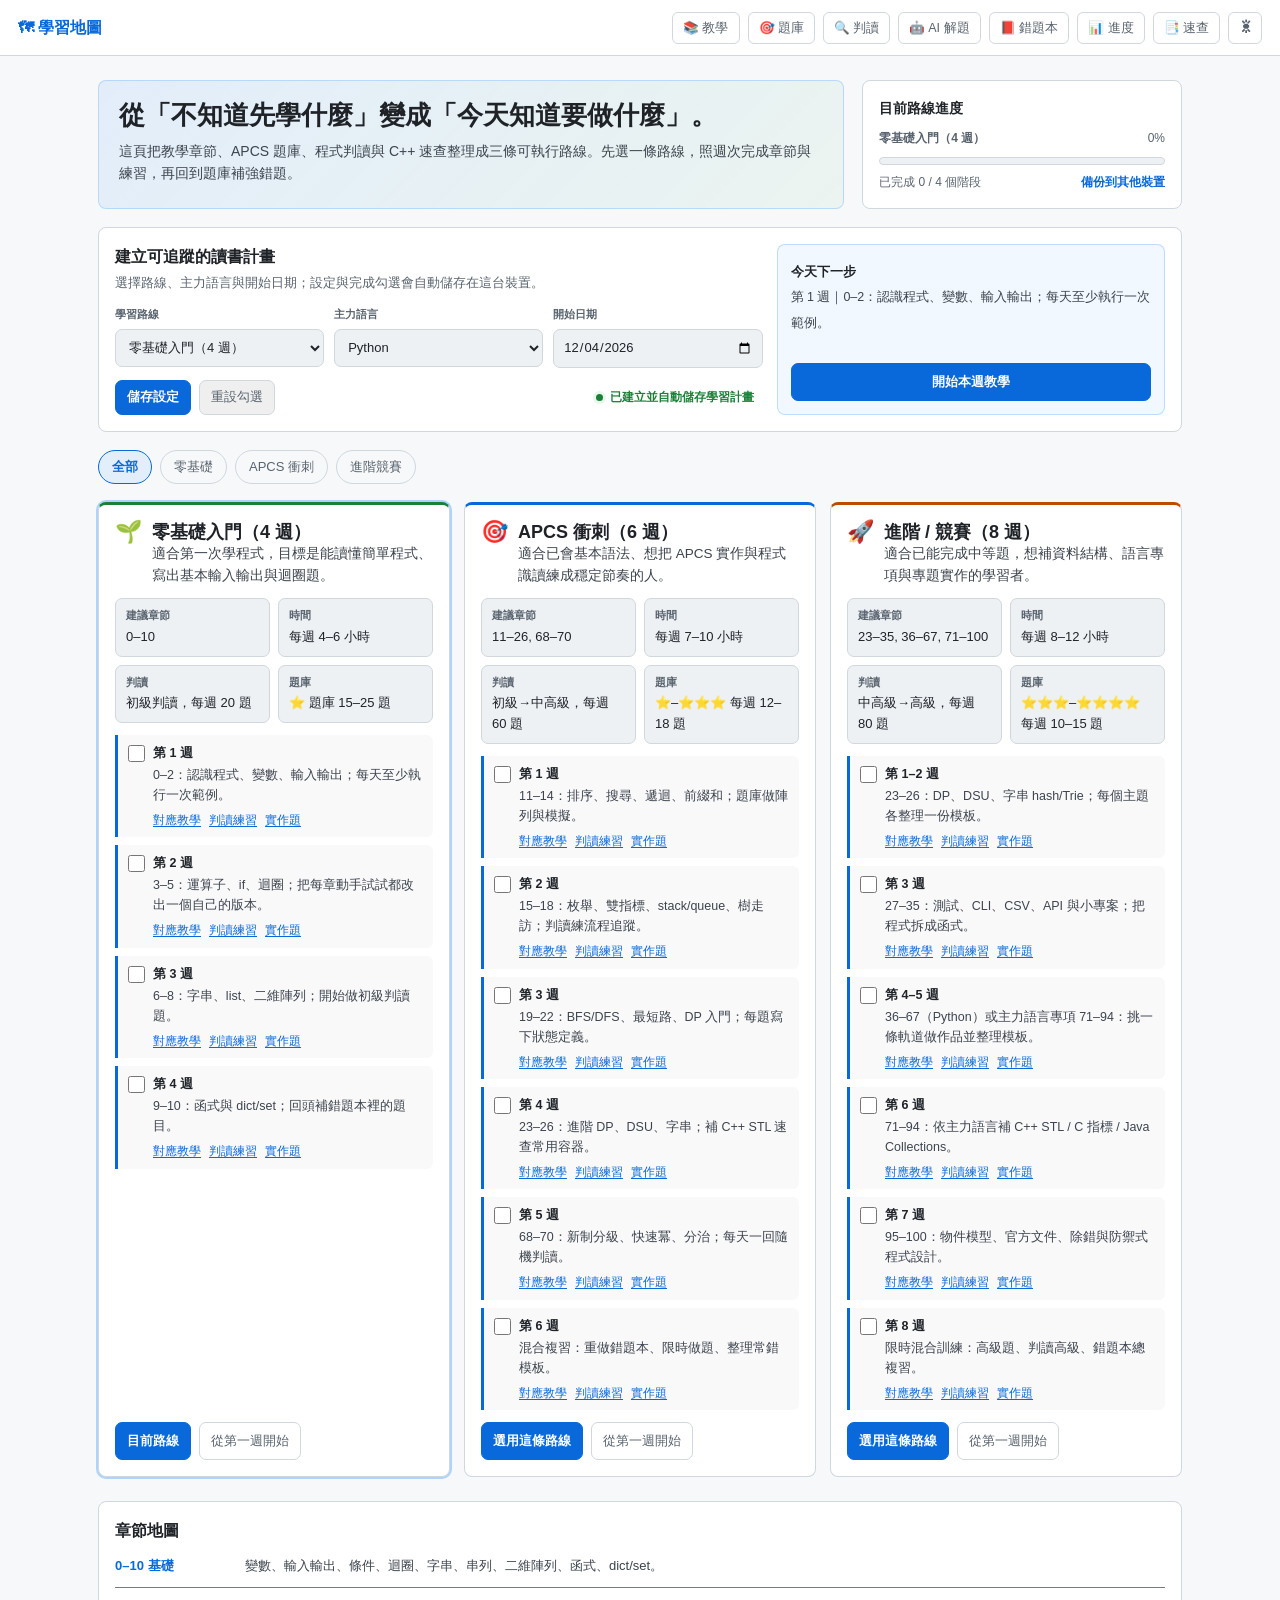
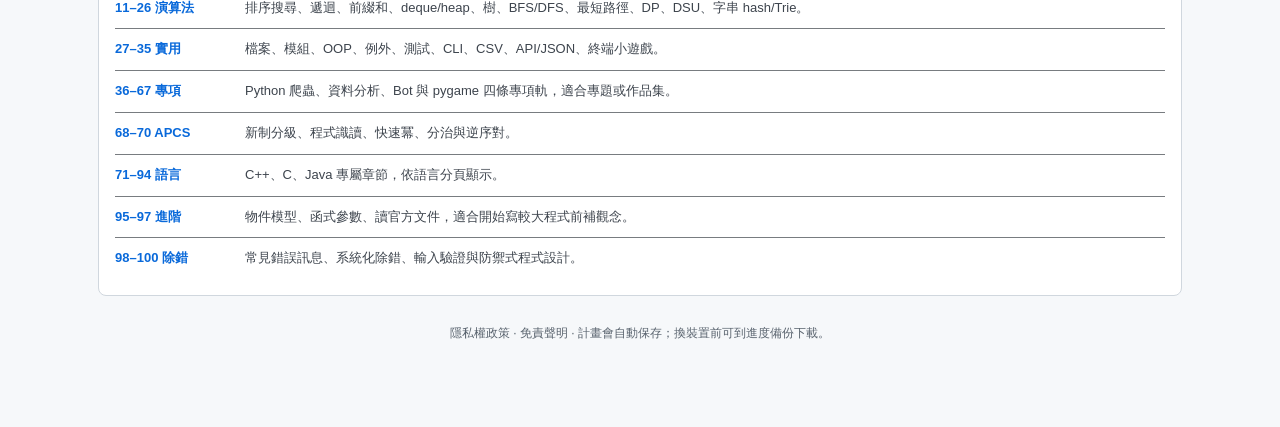
<file: studyplan.html>
<!DOCTYPE html>
<html lang="zh-TW">
<head>
<meta charset="UTF-8">
<meta name="viewport" content="width=device-width, initial-scale=1.0">
<title>學習地圖與讀書計畫｜APCS 互動程式教室</title>
<meta name="description" content="APCS 互動程式教室的站內學習地圖：零基礎入門、APCS 衝刺、進階競賽三條讀書路線，搭配教學章節、判讀題與題庫練習。">
<meta name="color-scheme" content="light dark">
<meta name="theme-color" content="#0f1117">
<script src="data/theme.js?v=20260717b"></script>
<link rel="icon" href="data:image/svg+xml,<svg xmlns=%22http://www.w3.org/2000/svg%22 viewBox=%220 0 100 100%22><text y=%22.9em%22 font-size=%2290%22>🗺</text></svg>">
<link rel="stylesheet" href="assets/enhance.css?v=20260717b">
<style>
*{box-sizing:border-box;margin:0;padding:0}
:root{
  --bg:#0f1117;--sidebar-bg:#161b22;--panel-bg:#1c2128;
  --border:#30363d;--text:#e6edf3;--text-muted:#8b949e;
  --green:#3fb950;--red:#f85149;--yellow:#d29922;--blue:#58a6ff;--purple:#bc8cff;--orange:#ffa657;
  --accent:#58a6ff;--header-h:56px;
}
html,body{background:var(--bg);color:var(--text);font-family:-apple-system,BlinkMacSystemFont,'Segoe UI',sans-serif;line-height:1.6}
a{color:inherit;text-decoration:none}
code,.mono{font-family:'SFMono-Regular',Consolas,'Liberation Mono',Menlo,monospace}
header{position:sticky;top:0;z-index:20;height:var(--header-h);display:flex;align-items:center;gap:12px;padding:0 18px;background:var(--sidebar-bg);border-bottom:1px solid var(--border)}
.logo{font-size:16px;font-weight:700;color:var(--accent);white-space:nowrap}
.hnav{margin-left:auto;display:flex;gap:8px;overflow-x:auto;scrollbar-width:none}
.hnav::-webkit-scrollbar{display:none}
.hnav a{flex-shrink:0;color:var(--text-muted);font-size:12.5px;padding:5px 10px;border:1px solid var(--border);border-radius:6px}
.hnav a:hover,.hnav a.on{color:var(--text);border-color:var(--accent)}
.wrap{max-width:1120px;margin:0 auto;padding:24px 18px 84px}
.intro{display:grid;grid-template-columns:minmax(0,1.4fr) minmax(260px,.6fr);gap:18px;align-items:stretch;margin-bottom:18px}
.intro-main{background:linear-gradient(135deg,rgba(88,166,255,.12),rgba(63,185,80,.06));border:1px solid rgba(88,166,255,.32);border-radius:8px;padding:18px 20px}
.intro-main h1{font-size:26px;line-height:1.25;margin-bottom:8px;letter-spacing:0}
.intro-main p{font-size:14px;color:var(--text-soft)}
.progress-panel{background:var(--panel-bg);border:1px solid var(--border);border-radius:8px;padding:16px}
.progress-panel h2{font-size:14px;color:var(--text);margin-bottom:10px}
.meter{height:8px;background:var(--code-bg);border:1px solid var(--border);border-radius:999px;overflow:hidden;margin:8px 0}
.meter i{display:block;height:100%;width:0;background:linear-gradient(90deg,var(--green),var(--blue));transition:width .25s}
.stat{display:flex;justify-content:space-between;gap:12px;font-size:12px;color:var(--text-muted)}
.stat a{color:var(--accent);font-weight:700}
.planner{display:grid;grid-template-columns:minmax(0,1.25fr) minmax(260px,.75fr);gap:14px;margin:18px 0;padding:16px;background:var(--panel-bg);border:1px solid var(--border);border-radius:8px}
.planner h2{font-size:16px;margin-bottom:4px}.planner p{font-size:13px;color:var(--text-muted)}
.planner-fields{display:grid;grid-template-columns:repeat(3,minmax(120px,1fr));gap:10px;margin-top:12px}
.field{display:flex;flex-direction:column;gap:5px}.field label{font-size:11px;color:var(--text-muted);font-weight:700}
.field select,.field input{width:100%;min-height:38px;padding:7px 9px;color:var(--text);background:var(--code-bg);border:1px solid var(--border);border-radius:7px;font:inherit;font-size:13px}
.planner-actions{display:flex;align-items:center;gap:8px;flex-wrap:wrap;margin-top:12px}
.save-state{display:inline-flex;align-items:center;gap:7px;min-height:34px;margin-left:auto;padding:0 9px;color:var(--green);font-size:11.5px;font-weight:700}
.save-state[data-state="error"]{color:var(--red)}
.save-dot{width:7px;height:7px;border-radius:50%;background:currentColor;box-shadow:0 0 0 3px rgba(63,185,80,.12)}
.today-card{display:flex;flex-direction:column;justify-content:space-between;gap:10px;padding:13px;background:rgba(88,166,255,.08);border:1px solid rgba(88,166,255,.35);border-radius:8px}
.today-card b{font-size:13px}.today-card span{font-size:12.5px;color:var(--text-soft)}
.controls{display:flex;gap:8px;flex-wrap:wrap;margin:18px 0}
.chip{font-size:13px;padding:7px 13px;border-radius:999px;border:1px solid var(--border);color:var(--text-muted);background:transparent;cursor:pointer;font-family:inherit}
.chip:hover{color:var(--text);border-color:var(--text-muted)}
.chip.on{color:var(--accent);border-color:var(--accent);background:rgba(88,166,255,.12);font-weight:700}
.plans{display:grid;grid-template-columns:repeat(auto-fit,minmax(300px,1fr));gap:14px}
.plan{background:var(--panel-bg);border:1px solid var(--border);border-radius:8px;padding:16px;display:flex;flex-direction:column;gap:12px}
.plan.selected{box-shadow:0 0 0 2px rgba(88,166,255,.45)}
.plan[data-kind="starter"]{border-top:3px solid var(--green)}
.plan[data-kind="apcs"]{border-top:3px solid var(--blue)}
.plan[data-kind="advanced"]{border-top:3px solid var(--orange)}
.plan-h{display:flex;align-items:flex-start;gap:10px}
.plan-ic{font-size:22px;line-height:1}
.plan h2{font-size:18px;line-height:1.25}
.plan .desc{font-size:13.5px;color:var(--text-soft)}
.facts{display:grid;grid-template-columns:repeat(2,1fr);gap:8px}
.fact{background:var(--code-bg);border:1px solid var(--border);border-radius:7px;padding:8px 10px}
.fact b{display:block;font-size:11px;color:var(--text-muted);font-weight:600}
.fact span{display:block;font-size:13px;color:var(--text);margin-top:2px}
.weeks{display:flex;flex-direction:column;gap:8px}
.week{display:grid;grid-template-columns:auto 1fr;gap:8px;border-left:3px solid var(--accent);background:var(--surface-tint);padding:8px 10px;border-radius:0 6px 6px 0}
.week input{width:17px;height:17px;margin-top:2px;accent-color:var(--green)}
.week.done{opacity:.72;border-left-color:var(--green)}
.week.done b,.week.done span{text-decoration:line-through;text-decoration-thickness:1px}
.week b{display:block;font-size:12.5px;color:var(--text);margin-bottom:2px}
.week span{font-size:12.5px;color:var(--text-soft)}
.week-links{display:flex;gap:8px;flex-wrap:wrap;margin-top:6px}.week-links a{font-size:11.5px;color:var(--accent);text-decoration:underline;text-underline-offset:2px}
.actions{display:flex;gap:8px;flex-wrap:wrap;margin-top:auto}
.btn{display:inline-flex;align-items:center;justify-content:center;gap:6px;padding:8px 11px;border-radius:7px;border:1px solid var(--border);font-size:12.5px;color:var(--text-muted)}
.btn.primary{background:var(--accent);border-color:var(--accent);color:var(--button-on-accent);font-weight:700}
.btn:hover{border-color:var(--text-muted);color:var(--text)}
.btn.primary:hover{filter:brightness(1.12);color:var(--button-on-accent)}
.map{margin-top:24px;background:var(--panel-bg);border:1px solid var(--border);border-radius:8px;padding:16px}
.map h2{font-size:16px;margin-bottom:12px}
.track{display:grid;grid-template-columns:120px 1fr;gap:10px;padding:10px 0;border-top:1px solid rgba(48,54,61,.65)}
.track:first-of-type{border-top:0;padding-top:0}
.track b{font-size:13px;color:var(--accent)}
.track p{font-size:13px;color:var(--text-soft)}
footer{color:var(--text-muted);font-size:12px;text-align:center;margin-top:28px}
@media(max-width:760px){
  .intro{grid-template-columns:1fr}
  .planner{grid-template-columns:1fr}.planner-fields{grid-template-columns:1fr}.save-state{width:100%;margin-left:0;padding-left:0}
  .facts{grid-template-columns:1fr}
  .track{grid-template-columns:1fr;gap:2px}
}
</style>
<link rel="stylesheet" href="assets/theme.css?v=20260717a">
</head>
<body>
<header>
  <div class="logo">🗺 學習地圖</div>
  <nav class="hnav">
    <a href="tutorial.html">📚 教學</a>
    <a href="index.html">🎯 題庫</a>
    <a href="reading.html">🔍 判讀</a>
    <a href="ai-solve.html">🤖 AI 解題</a>
    <a href="mistakes.html">📕 錯題本</a>
    <a href="dashboard.html">📊 進度</a>
    <a href="reference.html">📑 速查</a>
  </nav>
</header>

<main class="wrap">
  <section class="intro">
    <div class="intro-main">
      <h1>從「不知道先學什麼」變成「今天知道要做什麼」。</h1>
      <p>這頁把教學章節、APCS 題庫、程式判讀與 C++ 速查整理成三條可執行路線。先選一條路線，照週次完成章節與練習，再回到題庫補強錯題。</p>
    </div>
    <aside class="progress-panel">
      <h2>目前路線進度</h2>
      <div class="stat"><strong id="route-name">零基礎入門</strong><span id="pct-label">0%</span></div>
      <div class="meter"><i id="meter-fill"></i></div>
      <div class="stat"><span id="done-label">已完成 0 / 4 個階段</span><a href="dashboard.html#backup">備份到其他裝置</a></div>
    </aside>
  </section>

  <section class="planner" aria-labelledby="planner-title">
    <div>
      <h2 id="planner-title">建立可追蹤的讀書計畫</h2>
      <p>選擇路線、主力語言與開始日期；設定與完成勾選會自動儲存在這台裝置。</p>
      <div class="planner-fields">
        <div class="field"><label for="plan-select">學習路線</label><select id="plan-select"></select></div>
        <div class="field"><label for="language-select">主力語言</label><select id="language-select"><option value="py">Python</option><option value="cpp">C++</option><option value="c">C</option><option value="java">Java</option></select></div>
        <div class="field"><label for="start-date">開始日期</label><input id="start-date" type="date"></div>
      </div>
      <div class="planner-actions">
        <button class="btn primary" type="button" id="save-plan">儲存設定</button>
        <button class="btn" type="button" id="reset-plan">重設勾選</button>
        <div class="save-state" id="plan-save-state" role="status" aria-live="polite"><span class="save-dot" aria-hidden="true"></span><span id="plan-save-text">正在載入本機計畫</span></div>
      </div>
    </div>
    <div class="today-card" aria-live="polite">
      <div><b id="today-title">今天下一步</b><br><span id="today-summary">選擇一條路線後，這裡會顯示當週任務。</span></div>
      <a class="btn primary" id="today-action" href="tutorial.html">開始本週任務</a>
    </div>
  </section>

  <div class="controls" id="filters"></div>
  <section class="plans" id="plans"></section>

  <section class="map">
    <h2>章節地圖</h2>
    <div class="track"><b>0–10 基礎</b><p>變數、輸入輸出、條件、迴圈、字串、串列、二維陣列、函式、dict/set。</p></div>
    <div class="track"><b>11–26 演算法</b><p>排序搜尋、遞迴、前綴和、deque/heap、樹、BFS/DFS、最短路徑、DP、DSU、字串 hash/Trie。</p></div>
    <div class="track"><b>27–35 實用</b><p>檔案、模組、OOP、例外、測試、CLI、CSV、API/JSON、終端小遊戲。</p></div>
    <div class="track"><b>36–67 專項</b><p>Python 爬蟲、資料分析、Bot 與 pygame 四條專項軌，適合專題或作品集。</p></div>
    <div class="track"><b>68–70 APCS</b><p>新制分級、程式識讀、快速冪、分治與逆序對。</p></div>
    <div class="track"><b>71–94 語言</b><p>C++、C、Java 專屬章節，依語言分頁顯示。</p></div>
    <div class="track"><b>95–97 進階</b><p>物件模型、函式參數、讀官方文件，適合開始寫較大程式前補觀念。</p></div>
    <div class="track"><b>98–100 除錯</b><p>常見錯誤訊息、系統化除錯、輸入驗證與防禦式程式設計。</p></div>
  </section>
  <footer><a href="privacy.html">隱私權政策</a> · <a href="disclaimer.html">免責聲明</a> · 計畫會自動保存；換裝置前可到<a href="dashboard.html#backup">進度備份</a>下載。</footer>
</main>

<script>
const FILTERS = [
  {id:'all', label:'全部'},
  {id:'starter', label:'零基礎'},
  {id:'apcs', label:'APCS 衝刺'},
  {id:'advanced', label:'進階競賽'}
];
const PLANS = [
  {
    id:'starter', icon:'🌱', title:'零基礎入門（4 週）',
    desc:'適合第一次學程式，目標是能讀懂簡單程式、寫出基本輸入輸出與迴圈題。',
    chapters:'0–10', reading:'初級判讀，每週 20 題', judge:'⭐ 題庫 15–25 題', hours:'每週 4–6 小時',
    weeks:[
      ['第 1 週','0–2：認識程式、變數、輸入輸出；每天至少執行一次範例。',0,'basic','o_avg'],
      ['第 2 週','3–5：運算子、if、迴圈；把每章動手試試都改出一個自己的版本。',3,'basic','c294'],
      ['第 3 週','6–8：字串、list、二維陣列；開始做初級判讀題。',6,'basic','o076'],
      ['第 4 週','9–10：函式與 dict/set；回頭補錯題本裡的題目。',9,'basic','m_uniq_cnt']
    ]
  },
  {
    id:'apcs', icon:'🎯', title:'APCS 衝刺（6 週）',
    desc:'適合已會基本語法、想把 APCS 實作與程式識讀練成穩定節奏的人。',
    chapters:'11–26, 68–70', reading:'初級→中高級，每週 60 題', judge:'⭐–⭐⭐⭐ 每週 12–18 題', hours:'每週 7–10 小時',
    weeks:[
      ['第 1 週','11–14：排序、搜尋、遞迴、前綴和；題庫做陣列與模擬。',11,'intermediate','m_prefix_sum_q'],
      ['第 2 週','15–18：枚舉、雙指標、stack/queue、樹走訪；判讀練流程追蹤。',15,'intermediate','m_paren'],
      ['第 3 週','19–22：BFS/DFS、最短路、DP 入門；每題寫下狀態定義。',19,'advanced','h_dijkstra'],
      ['第 4 週','23–26：進階 DP、DSU、字串；補 C++ STL 速查常用容器。',23,'advanced','h_dsu_island'],
      ['第 5 週','68–70：新制分級、快速冪、分治；每天一回隨機判讀。',68,'advanced','h_fast_pow'],
      ['第 6 週','混合複習：重做錯題本、限時做題、整理常錯模板。',70,'advanced','p101']
    ]
  },
  {
    id:'advanced', icon:'🚀', title:'進階 / 競賽（8 週）',
    desc:'適合已能完成中等題，想補資料結構、語言專項與專題實作的學習者。',
    chapters:'23–35, 36–67, 71–100', reading:'中高級→高級，每週 80 題', judge:'⭐⭐⭐–⭐⭐⭐⭐ 每週 10–15 題', hours:'每週 8–12 小時',
    weeks:[
      ['第 1–2 週','23–26：DP、DSU、字串 hash/Trie；每個主題各整理一份模板。',23,'advanced','h_dsu_island'],
      ['第 3 週','27–35：測試、CLI、CSV、API 與小專案；把程式拆成函式。',27,'advanced','ia_range_sum'],
      ['第 4–5 週','36–67（Python）或主力語言專項 71–94：挑一條軌道做作品並整理模板。',36,'expert','p113'],
      ['第 6 週','71–94：依主力語言補 C++ STL / C 指標 / Java Collections。',71,'expert','src141_APCSOnline_C2_permutation'],
      ['第 7 週','95–100：物件模型、官方文件、除錯與防禦式程式設計。',95,'expert','p117'],
      ['第 8 週','限時混合訓練：高級題、判讀高級、錯題本總複習。',100,'expert','src281_baltic_10_pcb']
    ]
  }
];
const PLAN_KEY = 'apcs_study_plan_v2';
let active = 'all';
let loadedPlanFromStorage = false;
let planState = loadPlanState();
function esc(s){return String(s).replace(/&/g,'&amp;').replace(/</g,'&lt;').replace(/>/g,'&gt;');}
function todayISO(){
  const d = new Date();
  return `${d.getFullYear()}-${String(d.getMonth()+1).padStart(2,'0')}-${String(d.getDate()).padStart(2,'0')}`;
}
function validPlanDate(value){
  if(typeof value!=='string'||!/^\d{4}-\d{2}-\d{2}$/.test(value))return false;
  const date=new Date(`${value}T00:00:00Z`);
  return !Number.isNaN(date.getTime())&&date.toISOString().slice(0,10)===value;
}
function loadPlanState(){
  loadedPlanFromStorage=false;
  const fallback = {version:2,planId:'starter',language:'py',startDate:todayISO(),done:{starter:[],apcs:[],advanced:[]},updatedAt:null};
  try{
    const value = JSON.parse(localStorage.getItem(PLAN_KEY) || 'null');
    if(!value || value.version !== 2 || !PLANS.some(p=>p.id===value.planId)) return fallback;
    value.language = ['py','cpp','c','java'].includes(value.language) ? value.language : 'py';
    value.startDate = validPlanDate(value.startDate) ? value.startDate : todayISO();
    value.done = value.done && typeof value.done === 'object' && !Array.isArray(value.done) ? value.done : fallback.done;
    value.updatedAt = typeof value.updatedAt==='string'&&Number.isFinite(Date.parse(value.updatedAt)) ? value.updatedAt : null;
    PLANS.forEach(p=>{ value.done[p.id] = Array.isArray(value.done[p.id]) ? [...new Set(value.done[p.id].filter(i=>Number.isInteger(i)&&i>=0&&i<p.weeks.length))] : []; });
    loadedPlanFromStorage = true;
    return value;
  }catch(e){ return fallback; }
}
function updateSaveStatus(message,state){
  const el=document.getElementById('plan-save-state');
  const text=document.getElementById('plan-save-text');
  if(!el||!text)return;
  text.textContent=message;
  if(state)el.dataset.state=state;else delete el.dataset.state;
}
function savePlanState(message){
  try{
    planState.updatedAt=new Date().toISOString();
    localStorage.setItem(PLAN_KEY, JSON.stringify(planState));
    loadedPlanFromStorage=true;
    updateSaveStatus(message||'已自動儲存於這台裝置','saved');
    return true;
  }catch(e){
    updateSaveStatus('無法儲存，請檢查瀏覽器儲存權限','error');
    return false;
  }
}
function planHref(week,type){
  if(type==='tutorial'){
    let chapter=week[2];
    if(chapter>=36&&chapter<=67&&planState.language!=='py') chapter=({cpp:71,c:79,java:87}[planState.language]||71);
    if(chapter===71) chapter=({py:36,cpp:71,c:79,java:87}[planState.language]||36);
    if((chapter===95||chapter===96)&&planState.language!=='py') chapter=98;
    return `tutorial.html?chapter=${chapter}&lang=${planState.language}`;
  }
  if(type==='reading'){
    const level={basic:'初級',intermediate:'中級',advanced:'中高級',expert:'高級'}[week[3]]||'初級';
    return `reading.html?lang=${planState.language}&level=${encodeURIComponent(level)}&mode=random`;
  }
  return `index.html?problem=${week[4]}&lang=${planState.language}`;
}
function renderFilters(){
  const el = document.getElementById('filters');
  el.innerHTML = FILTERS.map(f => `<button class="chip${active===f.id?' on':''}" data-id="${f.id}">${esc(f.label)}</button>`).join('');
  el.querySelectorAll('button').forEach(b => b.addEventListener('click', () => {
    active = b.dataset.id;
    renderFilters();
    renderPlans();
  }));
}
function renderPlans(){
  const items = active === 'all' ? PLANS : PLANS.filter(p => p.id === active);
  document.getElementById('plans').innerHTML = items.map(p => `
    <article class="plan${planState.planId===p.id?' selected':''}" data-kind="${p.id}">
      <div class="plan-h"><div class="plan-ic">${p.icon}</div><div><h2>${esc(p.title)}</h2><p class="desc">${esc(p.desc)}</p></div></div>
      <div class="facts">
        <div class="fact"><b>建議章節</b><span>${esc(p.chapters)}</span></div>
        <div class="fact"><b>時間</b><span>${esc(p.hours)}</span></div>
        <div class="fact"><b>判讀</b><span>${esc(p.reading)}</span></div>
        <div class="fact"><b>題庫</b><span>${esc(p.judge)}</span></div>
      </div>
      <div class="weeks">${p.weeks.map((w,i) => {
        const checked=(planState.done[p.id]||[]).includes(i);
        return `<div class="week${checked?' done':''}"><input type="checkbox" data-plan="${p.id}" data-week="${i}" ${checked?'checked':''} aria-label="標記 ${esc(w[0])}完成"><span><b>${esc(w[0])}</b><span>${esc(w[1])}</span><span class="week-links"><a href="${planHref(w,'tutorial')}">對應教學</a><a href="${planHref(w,'reading')}">判讀練習</a><a href="${planHref(w,'judge')}">實作題</a></span></span></div>`;
      }).join('')}</div>
      <div class="actions">
        <button class="btn primary choose-plan" type="button" data-plan="${p.id}">${planState.planId===p.id?'目前路線':'選用這條路線'}</button>
        <a class="btn" href="${planHref(p.weeks[0],'tutorial')}">從第一週開始</a>
      </div>
    </article>
  `).join('');
  document.querySelectorAll('.choose-plan').forEach(button=>button.addEventListener('click',()=>{
    planState.planId=button.dataset.plan;
    document.getElementById('plan-select').value=planState.planId;
    savePlanState('路線已自動儲存'); renderPlans(); renderPlanner();
  }));
  document.querySelectorAll('.week input').forEach(box=>box.addEventListener('change',()=>{
    const list=planState.done[box.dataset.plan]||[];
    const i=Number(box.dataset.week);
    planState.done[box.dataset.plan]=box.checked?[...new Set([...list,i])]:list.filter(v=>v!==i);
    savePlanState('完成進度已自動儲存'); renderPlans(); renderPlanner();
  }));
}
function renderPlanProgress(){
  const plan=PLANS.find(p=>p.id===planState.planId) || PLANS[0];
  const total=plan.weeks.length;
  const done=(planState.done[plan.id]||[]).length;
  const pct=total?Math.min(100,Math.round(done/total*100)):0;
  document.getElementById('route-name').textContent=plan.title;
  document.getElementById('done-label').textContent = `已完成 ${done} / ${total} 個階段`;
  document.getElementById('pct-label').textContent = `${pct}%`;
  document.getElementById('meter-fill').style.width = `${pct}%`;
}
function renderPlanner(){
  const plan=PLANS.find(p=>p.id===planState.planId) || PLANS[0];
  const start=new Date(`${planState.startDate}T00:00:00`);
  const validStart=!Number.isNaN(start.getTime());
  const elapsed=validStart?Math.floor((Date.now()-start.getTime())/604800000):0;
  const current=Math.max(0,Math.min(plan.weeks.length-1,elapsed));
  const completed=planState.done[plan.id]||[];
  const next=plan.weeks.findIndex((_,i)=>!completed.includes(i));
  const target=next<0?plan.weeks.length-1:Math.max(current,next);
  const week=plan.weeks[Math.min(target,plan.weeks.length-1)];
  document.getElementById('plan-select').value=planState.planId;
  document.getElementById('language-select').value=planState.language;
  document.getElementById('start-date').value=planState.startDate;
  document.getElementById('today-title').textContent=next<0?'這條路線已完成':'今天下一步';
  document.getElementById('today-summary').textContent=next<0?`已完成 ${plan.title}，建議回錯題本安排複習。`:`${week[0]}｜${week[1]}`;
  const action=document.getElementById('today-action');
  action.href=next<0?'mistakes.html':planHref(week,'tutorial');
  action.textContent=next<0?'複習錯題':'開始本週教學';
  renderPlanProgress();
}
function initPlanner(){
  const select=document.getElementById('plan-select');
  const language=document.getElementById('language-select');
  const startDate=document.getElementById('start-date');
  select.innerHTML=PLANS.map(p=>`<option value="${p.id}">${esc(p.title)}</option>`).join('');
  renderPlanner();
  const saveSettings=()=>{
    planState.planId=select.value;
    planState.language=language.value;
    planState.startDate=validPlanDate(startDate.value)?startDate.value:todayISO();
    savePlanState('計畫設定已自動儲存'); active=planState.planId; renderFilters(); renderPlans(); renderPlanner();
  };
  document.getElementById('save-plan').addEventListener('click',saveSettings);
  [select,language,startDate].forEach(control=>control.addEventListener('change',saveSettings));
  document.getElementById('reset-plan').addEventListener('click',()=>{
    if(!confirm('要清除目前路線的週次勾選嗎？')) return;
    planState.done[planState.planId]=[]; savePlanState('目前路線的勾選已重設'); renderPlans(); renderPlanner();
  });
  if(loadedPlanFromStorage)updateSaveStatus('已載入上次的學習進度','saved');
  else savePlanState('已建立並自動儲存學習計畫');
}
initPlanner();
renderFilters();
renderPlans();
window.addEventListener('storage',event=>{
  if(event.key!==PLAN_KEY)return;
  planState=loadPlanState();
  renderFilters();renderPlans();renderPlanner();
  updateSaveStatus(event.newValue?'已同步另一個分頁的學習進度':'另一個分頁已清除學習計畫',event.newValue?'saved':'');
});
</script>
</body>
</html>
</file>
<file: assets/theme.css>
/* Shared light/dark theme tokens and control. Load after each page's styles. */
:root,
html[data-theme="dark"]{
  color-scheme:dark;
  --bg:#0f1117;
  --sidebar-bg:#161b22;
  --panel-bg:#1c2128;
  --panel:#161b22;
  --border:#30363d;
  --text:#e6edf3;
  --text-muted:#8b949e;
  --muted:#9da7b3;
  --text-soft:#cdd9e5;
  --green:#3fb950;
  --red:#f85149;
  --yellow:#d29922;
  --blue:#58a6ff;
  --purple:#bc8cff;
  --orange:#ffa657;
  --accent:#58a6ff;
  --link:#58a6ff;
  --warn:#d29922;
  --py:#3fb950;
  --cpp:#79c0ff;
  --c:#ffa657;
  --c-col:#ffa657;
  --java:#d2a8ff;
  --code-bg:#0d1117;
  --surface-tint:rgba(255,255,255,.025);
  --hover-bg:rgba(255,255,255,.05);
  --strong-hover-bg:rgba(255,255,255,.08);
  --track-bg:rgba(255,255,255,.06);
  --header-overlay:rgba(22,27,34,.96);
  --shadow-color:rgba(0,0,0,.45);
  --button-on-accent:#0d1117;
}

html[data-theme="light"]{
  color-scheme:light;
  --bg:#f6f8fa;
  --sidebar-bg:#ffffff;
  --panel-bg:#ffffff;
  --panel:#ffffff;
  --border:#d0d7de;
  --text:#1f2328;
  --text-muted:#59636e;
  --muted:#59636e;
  --text-soft:#3d444d;
  --green:#1a7f37;
  --red:#cf222e;
  --yellow:#9a6700;
  --blue:#0969da;
  --purple:#8250df;
  --orange:#bc4c00;
  --accent:#0969da;
  --link:#0969da;
  --warn:#9a6700;
  --py:#1a7f37;
  --cpp:#0969da;
  --c:#bc4c00;
  --c-col:#bc4c00;
  --java:#8250df;
  --code-bg:#eef1f4;
  --surface-tint:rgba(31,35,40,.025);
  --hover-bg:rgba(31,35,40,.06);
  --strong-hover-bg:rgba(31,35,40,.10);
  --track-bg:rgba(31,35,40,.12);
  --header-overlay:rgba(255,255,255,.96);
  --shadow-color:rgba(31,35,40,.18);
  --button-on-accent:#ffffff;
}

html,
body{
  transition:background-color .15s ease,color .15s ease;
}

html[data-theme="light"] :where(input,select,textarea,button){
  color-scheme:light;
}

html[data-theme="dark"] :where(input,select,textarea,button){
  color-scheme:dark;
}

.theme-toggle{
  width:34px;
  min-width:34px;
  height:32px;
  flex:0 0 34px;
  display:inline-grid;
  place-items:center;
  padding:0;
  border:1px solid var(--border);
  border-radius:6px;
  background:transparent;
  color:var(--text-muted);
  font:700 17px/1 -apple-system,BlinkMacSystemFont,"Segoe UI",sans-serif;
  cursor:pointer;
  transition:background-color .15s,border-color .15s,color .15s;
}

.theme-toggle:hover{
  color:var(--text);
  border-color:var(--text-muted);
  background:var(--hover-bg);
}

.theme-toggle:active{transform:translateY(1px)}

html[data-theme="light"] :where(.onboard){background:var(--panel-bg)}
html[data-theme="light"] :where(.level-header){background:linear-gradient(135deg,var(--panel-bg),var(--bg))}
html[data-theme="light"] :where(.lvl-body){background:var(--surface-tint)}
html[data-theme="light"] :where(.CodeMirror){box-shadow:none}

html[data-theme="light"] :where(pre.code,.md pre,.md code,.lesson-body pre,.output-panel,.input-area textarea,.real-code,.reading-code,.cq-io,code){
  background:var(--code-bg);
}

html[data-theme="light"] :where(pre.code,.lesson-body pre code,.output-body,.real-code,.reading-code,.cq-io){
  color:var(--text-soft);
}

html[data-theme="light"] :where(pre.code .cm){color:#6e7781}
html[data-theme="light"] :where(pre.code .st){color:#0a3069}
html[data-theme="light"] :where(pre.code .kw){color:#cf222e}
html[data-theme="light"] :where(pre.code .nm){color:#0550ae}
html[data-theme="light"] :where(pre.code .fn){color:#8250df}

html[data-theme="light"] :where(.err-box,.err-hint){color:#a40e26}
html[data-theme="light"] :where(.warn-box,.cq-pyhint){color:#7d4e00}
html[data-theme="light"] :where(.ok-box){color:#116329}
html[data-theme="light"] .btn.danger,
html[data-theme="light"] .tc-row .rm{color:var(--red)}
html[data-theme="light"] .quiz-opt.correct{color:#116329}
html[data-theme="light"] .quiz-opt.wrong{color:#a40e26}

html[data-theme="light"] ::-webkit-scrollbar-thumb{
  background:#afb8c1;
  background-clip:padding-box;
}

html[data-theme="light"] ::-webkit-scrollbar-thumb:hover{
  background:#8c959f;
  background-clip:padding-box;
}

@media (prefers-reduced-motion:reduce){
  html,body,.theme-toggle{transition:none}
}

@media print{
  .theme-toggle{display:none!important}
}
</file>
<file: assets/policy.css>
*{box-sizing:border-box}
:root{color-scheme:dark;--bg:#0f1117;--panel:#161b22;--border:#30363d;--text:#e6edf3;--muted:#9da7b3;--link:#58a6ff;--warn:#d29922}
html{background:var(--bg);color:var(--text);font-family:-apple-system,BlinkMacSystemFont,"Segoe UI",sans-serif;line-height:1.75}
body{margin:0}
header{position:sticky;top:0;z-index:2;display:flex;align-items:center;gap:12px;padding:13px max(18px,calc((100% - 840px)/2));background:var(--header-overlay);border-bottom:1px solid var(--border);backdrop-filter:blur(8px)}
header a{color:var(--muted);text-decoration:none;font-size:13px}header a:first-child{margin-right:auto;color:var(--text);font-weight:700}
main{max-width:840px;margin:0 auto;padding:34px 20px 70px}
h1{font-size:30px;line-height:1.25;margin:0 0 4px}h2{font-size:19px;margin:30px 0 8px}h3{font-size:16px;margin:22px 0 6px}
p,li{font-size:15px}p{margin:8px 0}ul{padding-left:23px}li+li{margin-top:5px}
a{color:var(--link)}code{font-family:ui-monospace,Menlo,monospace;background:var(--code-bg);border:1px solid var(--border);border-radius:5px;padding:1px 5px}
.updated{color:var(--muted);font-size:13px}.notice{margin:20px 0;padding:13px 15px;background:rgba(210,153,34,.08);border-left:3px solid var(--warn);border-radius:0 7px 7px 0}.muted{color:var(--muted)}
footer{border-top:1px solid var(--border);padding-top:20px;margin-top:36px;color:var(--muted);font-size:13px}
@media(max-width:620px){header{overflow-x:auto;white-space:nowrap;padding:12px 16px}main{padding-top:25px}h1{font-size:25px}}
</file>
<file: assets/enhance.css>
/* ══════════════════════════════════════════════════════════════════
 *  enhance.css — 全站共用的無障礙 / 效能 / 視覺一致性增強層
 *  ─ 每頁只以一行 <link> 載入，與 chat-widget.js、mistake-book.js 一樣屬「共用模組」。
 *  ─ 設計原則：只做「加法」，全部選擇器都用 :where() 壓到 0 特異性，
 *    任何頁面既有的樣式一定蓋得過本檔，確保不會造成任何視覺回歸。
 * ════════════════════════════════════════════════════════════════ */

/* 1) 頁面預設為深色；theme.js 會依偏好切換 html[data-theme]。 */
:where(html){ color-scheme: dark light; }

/* 2) 尊重「減少動態效果」的系統偏好（前庭功能/動暈症友善）。
 *    保留可見性，只把動畫與轉場壓到近乎瞬間，避免大範圍位移與旋轉。 */
@media (prefers-reduced-motion: reduce){
  *, *::before, *::after{
    animation-duration: .001ms !important;
    animation-iteration-count: 1 !important;
    transition-duration: .001ms !important;
    scroll-behavior: auto !important;
  }
}

/* 3) 一致的鍵盤焦點框：只在「鍵盤操作」時出現（滑鼠點擊不顯示），
 *    0 特異性 → 任何頁面自訂的 :focus-visible 都優先。 */
:where(a, button, input, select, textarea, summary, [tabindex], [role="button"]):focus-visible{
  outline: 2px solid #58a6ff;
  outline-offset: 2px;
  border-radius: 4px;
}

/* 4) 捲軸沿用主題色票；未載入 theme.css 時仍有深色 fallback。 */
:where(html){ scrollbar-color: var(--border,#30363d) transparent; scrollbar-width: thin; }
:where(*)::-webkit-scrollbar{ width: 10px; height: 10px; }
:where(*)::-webkit-scrollbar-track{ background: transparent; }
:where(*)::-webkit-scrollbar-thumb{ background: var(--border,#30363d); border-radius: 8px; border: 2px solid transparent; background-clip: padding-box; }
:where(*)::-webkit-scrollbar-thumb:hover{ background: var(--text-muted,#4b5563); background-clip: padding-box; }

/* 5) 選取顏色與品牌一致，觸控不再有灰色閃爍 */
:where(::selection){ background: rgba(88,166,255,.32); }
:where(html){ -webkit-tap-highlight-color: transparent; }

/* 6) 圖片與媒體不溢出容器（防呆） */
:where(img, svg, video, canvas){ max-width: 100%; }

/* 7) sticky header 底下的錨點捲動不再被標題蓋住 */
:where(:target){ scroll-margin-top: 72px; }

/* 8) 列印時隱藏浮動聊天鈕與面板，讓錯題本/詳解可乾淨列印 */
@media print{
  :where(#cw-launcher, #cw-panel, #mobile-nav){ display: none !important; }
}
</file>
